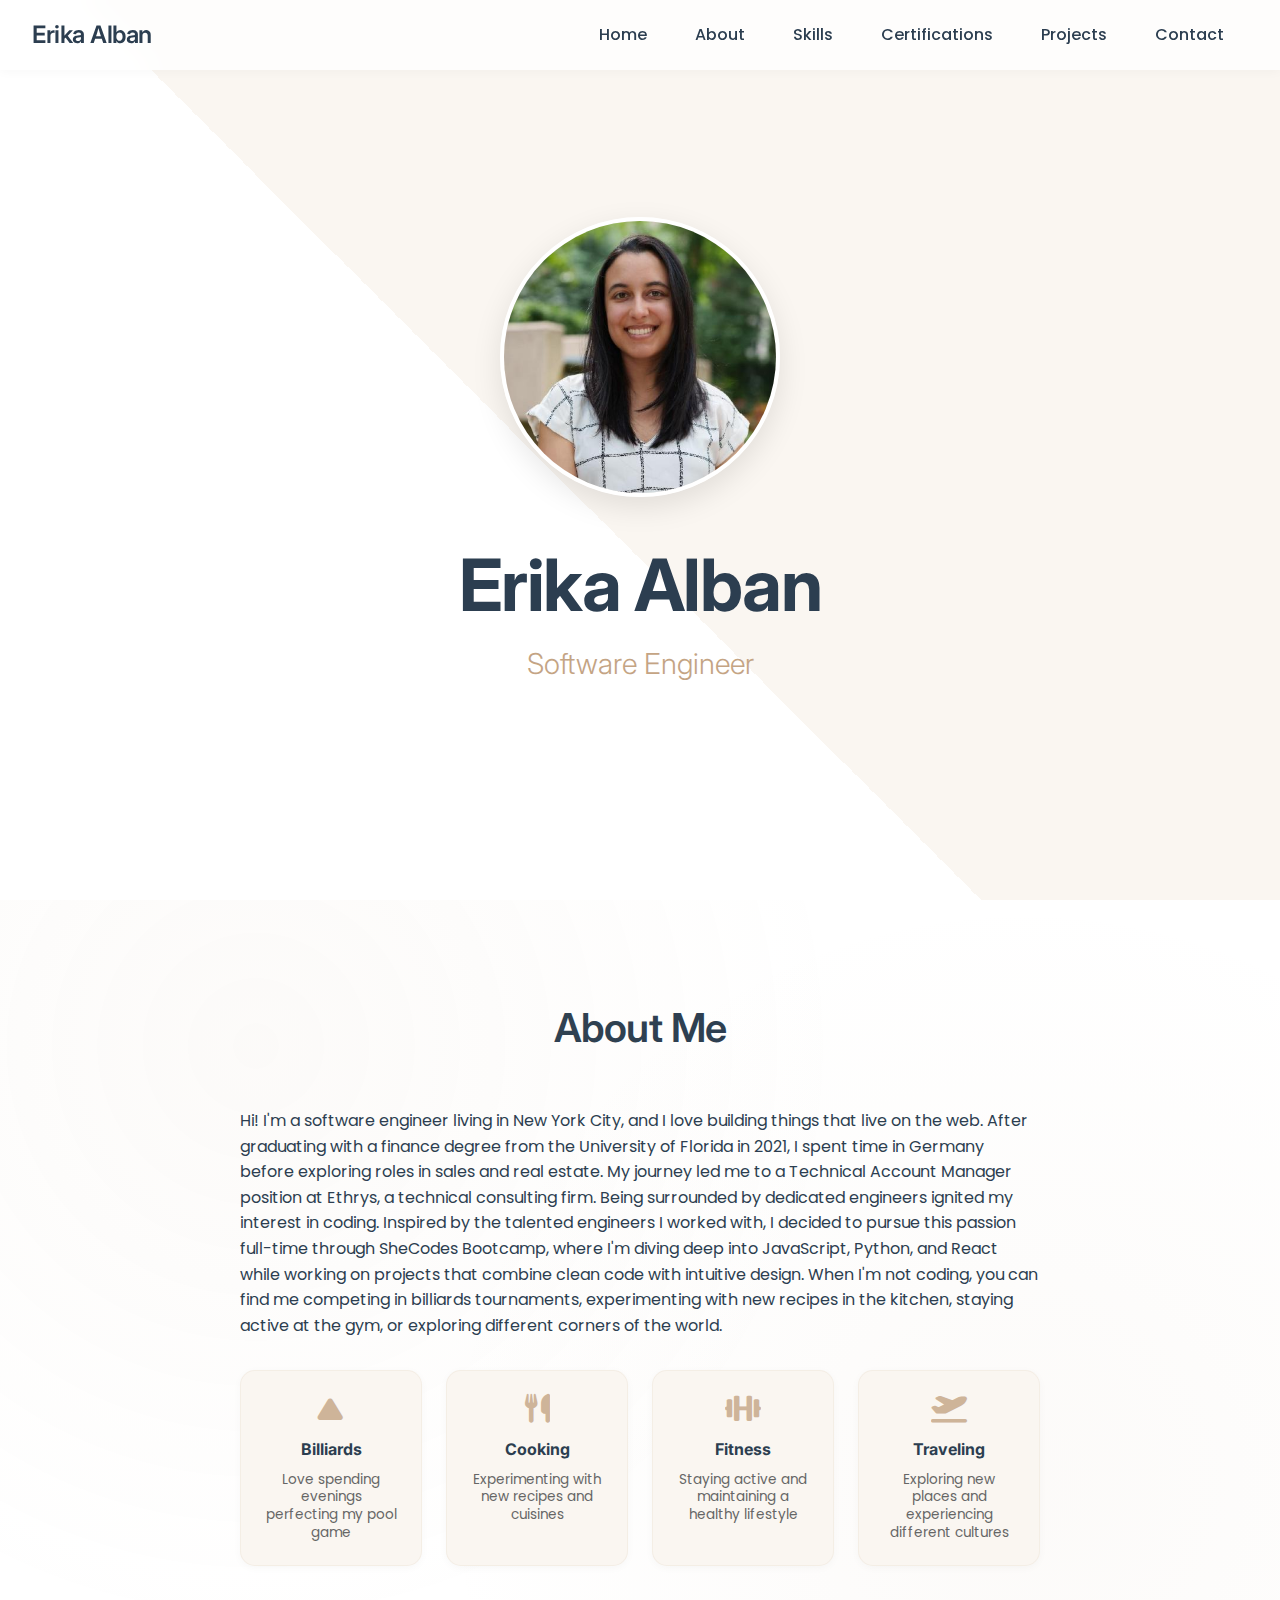
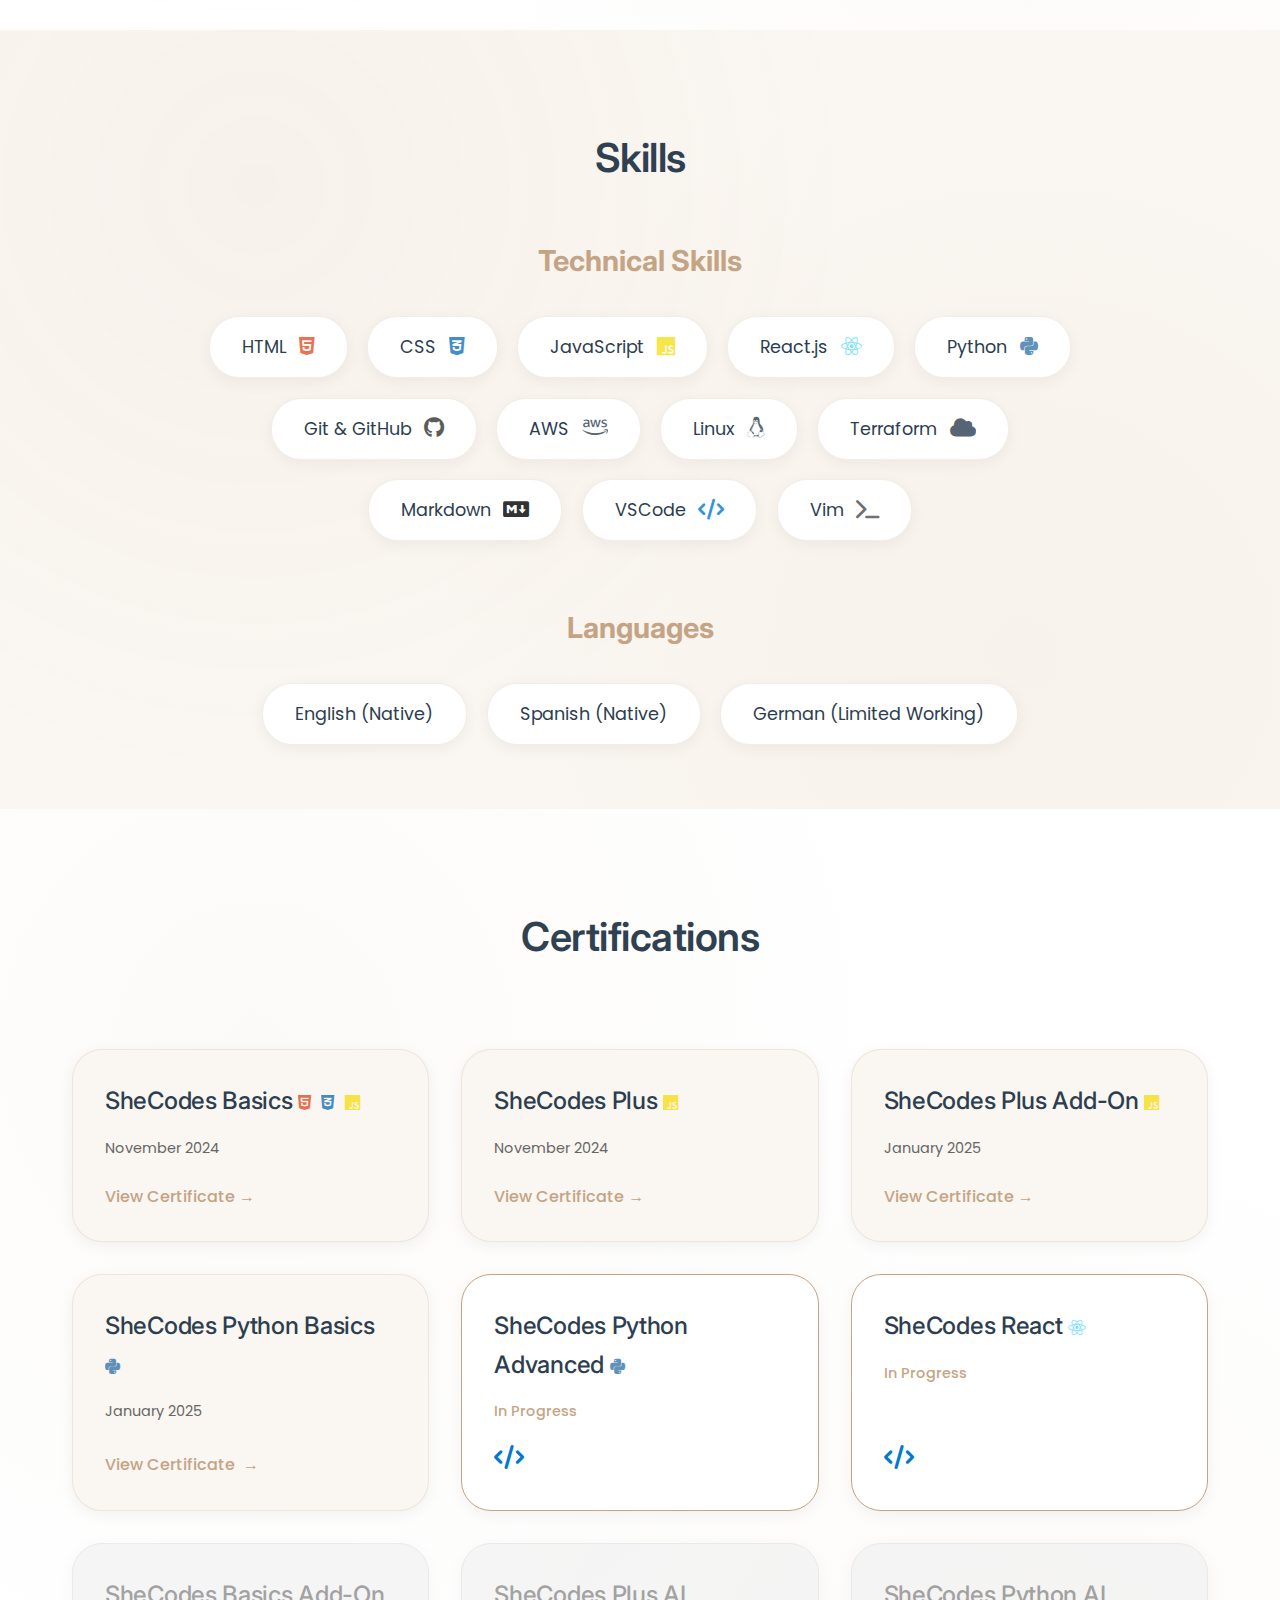
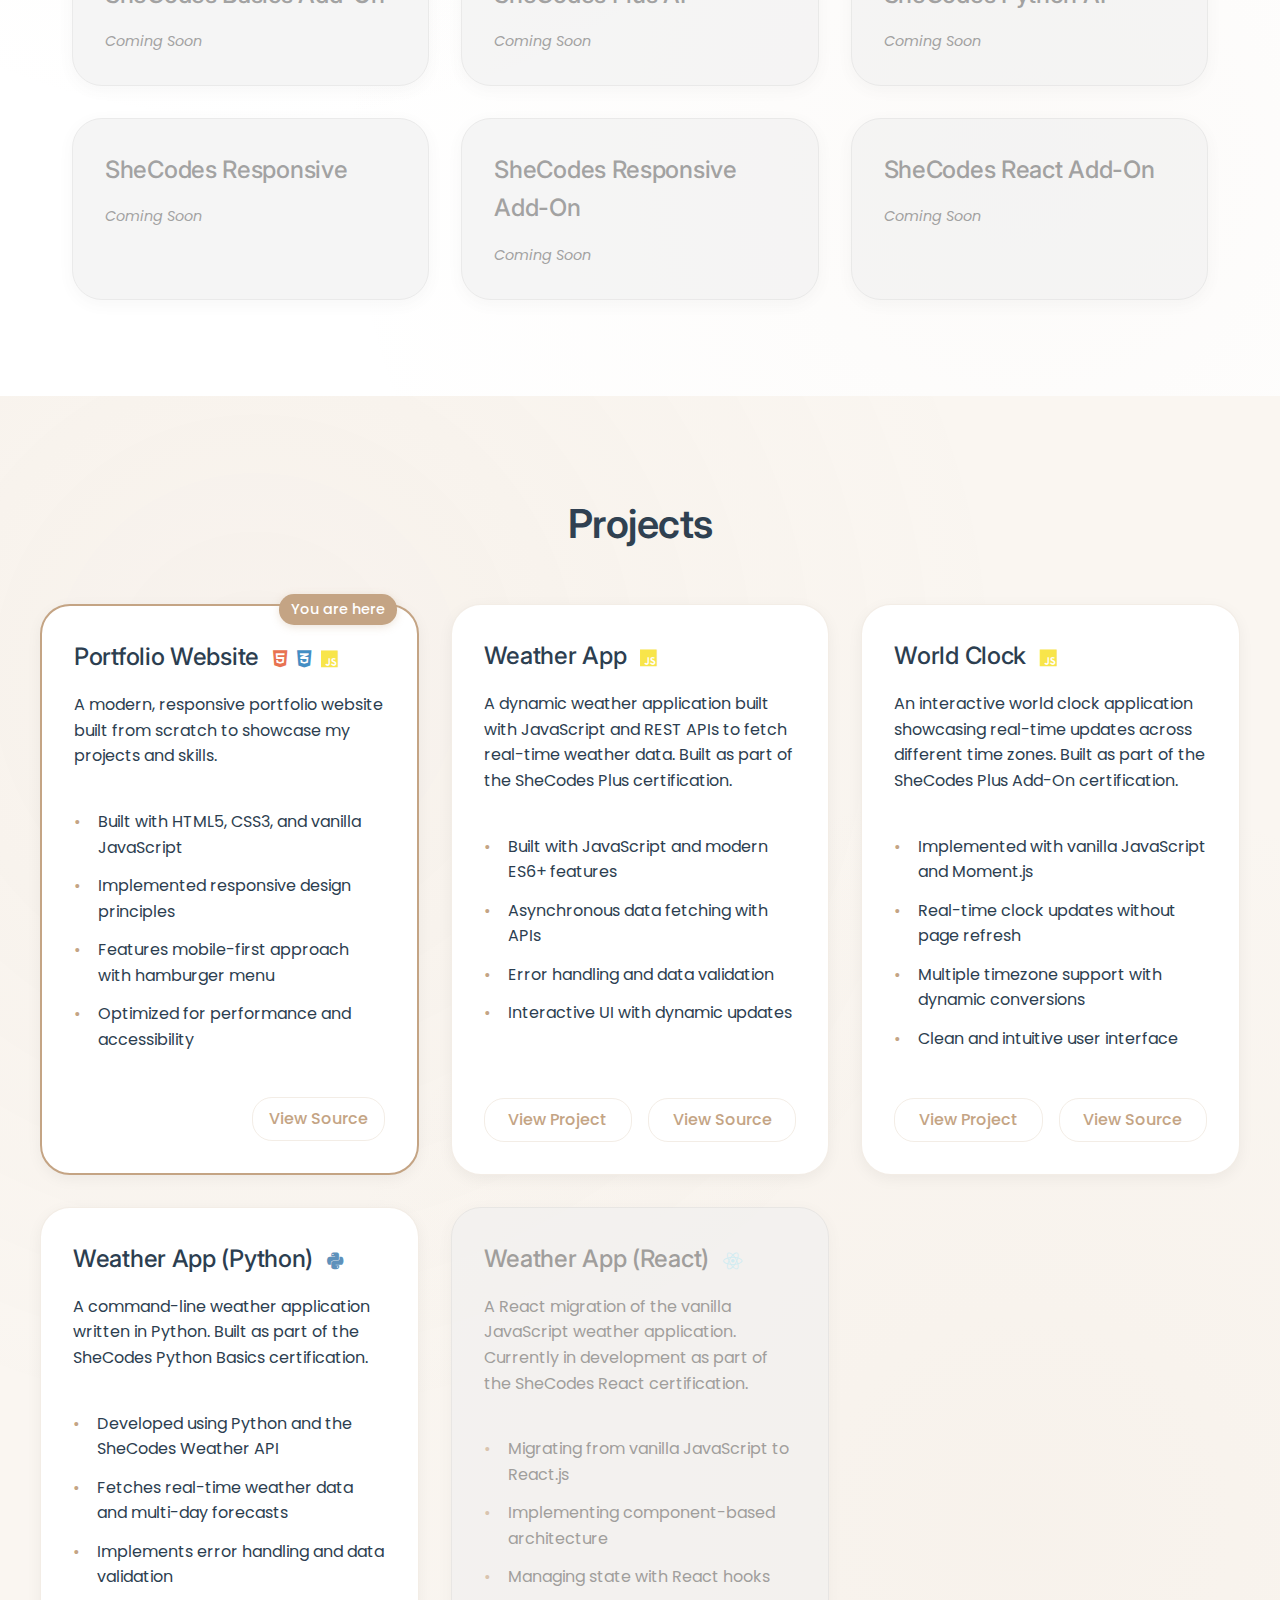
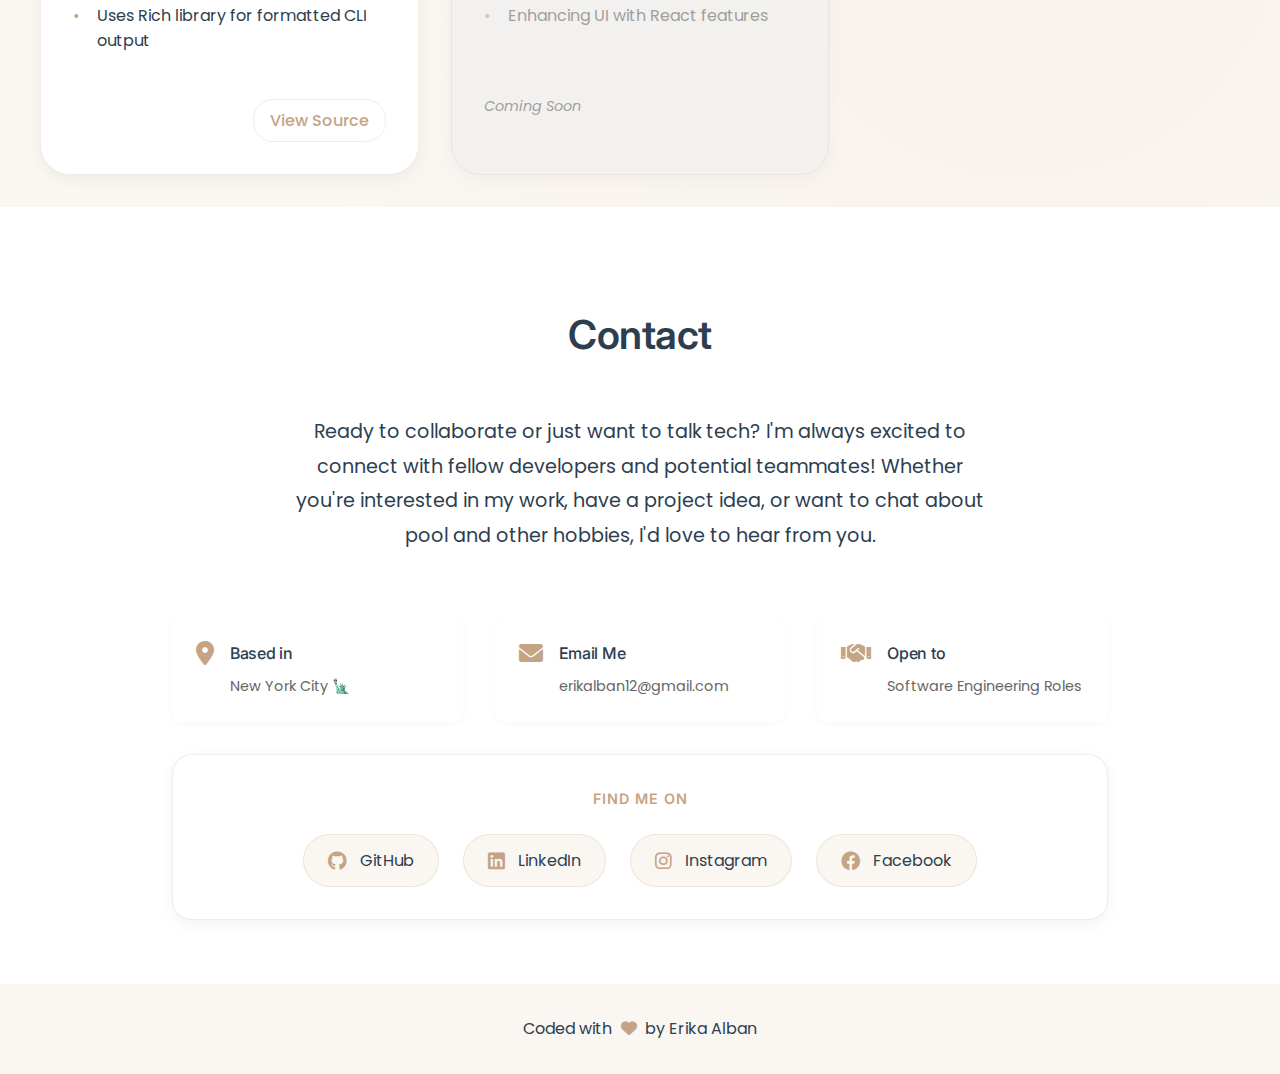
<file: index.html>
<!DOCTYPE html>
<html lang="en">
<head>
    <meta charset="UTF-8">
    <meta name="viewport" content="width=device-width, initial-scale=1.0">
    <title>Erika Alban | Software Engineer</title>
    <link rel="stylesheet" href="styles.css">
    <link rel="stylesheet" href="https://cdnjs.cloudflare.com/ajax/libs/font-awesome/6.0.0/css/all.min.css">
    <script src="script.js" defer></script>
</head>
<body>
    <header>
        <nav>
            <div class="site-title">
                <a href="#home">Erika Alban</a>
            </div>
            <div class="hamburger">
                <span></span>
                <span></span>
                <span></span>
            </div>
            <ul class="nav-links">
                <li><a href="#home">Home</a></li>
                <li><a href="#about">About</a></li>
                <li><a href="#skills">Skills</a></li>
                <li><a href="#certifications">Certifications</a></li>
                <li><a href="#projects">Projects</a></li>
                <li><a href="#contact">Contact</a></li>
            </ul>
        </nav>
    </header>

    <main>
        <section id="home" class="hero">
            <div class="hero-content">
                <div class="profile-image">
                    <img src="profile.jpg" alt="Erika Alban" />
                </div>
                <h1>Erika Alban</h1>
                <h2>Software Engineer</h2>
            </div>
        </section>

        <section id="about">
            <h2>About Me</h2>
            <div class="about-content">
                <p>Hi! I'm a software engineer living in New York City, and I love building things that live on the web. After graduating with a finance degree from the University of Florida in 2021, I spent time in Germany before exploring roles in sales and real estate. My journey led me to a Technical Account Manager position at Ethrys, a technical consulting firm. Being surrounded by dedicated engineers ignited my interest in coding. Inspired by the talented engineers I worked with, I decided to pursue this passion full-time through SheCodes Bootcamp, where I'm diving deep into JavaScript, Python, and React while working on projects that combine clean code with intuitive design. When I'm not coding, you can find me competing in billiards tournaments, experimenting with new recipes in the kitchen, staying active at the gym, or exploring different corners of the world.</p>

                <div class="hobbies-container">
                    <div class="hobby-card">
                        <i class="fas fa-play fa-rotate-270"></i>
                        <h3>Billiards</h3>
                        <p>Love spending evenings perfecting my pool game</p>
                    </div>

                    <div class="hobby-card">
                        <i class="fas fa-utensils"></i>
                        <h3>Cooking</h3>
                        <p>Experimenting with new recipes and cuisines</p>
                    </div>

                    <div class="hobby-card">
                        <i class="fas fa-dumbbell"></i>
                        <h3>Fitness</h3>
                        <p>Staying active and maintaining a healthy lifestyle</p>
                    </div>

                    <div class="hobby-card">
                        <i class="fas fa-plane-departure"></i>
                        <h3>Traveling</h3>
                        <p>Exploring new places and experiencing different cultures</p>
                    </div>
                </div>
            </div>
        </section>

        <section id="skills">
            <h2>Skills</h2>
            <div class="skills-content">
                <div class="skills-group">
                    <h3>Technical Skills</h3>
                    <ul>
                        <li>HTML <i class="fab fa-html5 tech-icon" title="HTML5"></i></li>
                        <li>CSS <i class="fab fa-css3-alt tech-icon" title="CSS3"></i></li>
                        <li>JavaScript <i class="fab fa-js tech-icon" title="JavaScript"></i></li>
                        <li>React.js <i class="fab fa-react tech-icon" title="React"></i></li>
                        <li>Python <i class="fab fa-python tech-icon" title="Python"></i></li>
                        <li>Git & GitHub <i class="fab fa-github tech-icon" title="Git & GitHub"></i></li>
                        <li>AWS <i class="fab fa-aws tech-icon" title="AWS"></i></li>
                        <li>Linux <i class="fab fa-linux tech-icon" title="Linux"></i></li>
                        <li>Terraform <i class="fas fa-cloud tech-icon" title="Terraform"></i></li>
                        <li>Markdown <i class="fab fa-markdown tech-icon" title="Markdown"></i></li>
                        <li>VSCode <i class="fas fa-code tech-icon" title="VSCode"></i></li>
                        <li>Vim <i class="fas fa-terminal tech-icon" title="Vim"></i></li>
                    </ul>
                </div>

                <div class="skills-group">
                    <h3>Languages</h3>
                    <ul class="languages">
                        <li>English (Native)</li>
                        <li>Spanish (Native)</li>
                        <li>German (Limited Working)</li>
                    </ul>
                </div>
            </div>
        </section>

        <section id="certifications">
            <h2>Certifications</h2>
            <div class="certifications-content">
                <!-- Completed Certifications -->
                <div class="cert-card">
                    <h3>SheCodes Basics <i class="fab fa-html5 tech-icon" title="HTML5"></i> <i class="fab fa-css3-alt tech-icon" title="CSS3"></i> <i class="fab fa-js tech-icon" title="JavaScript"></i></h3>
                    <p class="cert-date">November 2024</p>
                    <a href="https://www.shecodes.io/certificates/af1a15be36e8b0babe6662685a542361" class="cert-link" target="_blank">View Certificate →</a>
                </div>

                <div class="cert-card">
                    <h3>SheCodes Plus <i class="fab fa-js tech-icon" title="JavaScript"></i></h3>
                    <p class="cert-date">November 2024</p>
                    <a href="https://www.shecodes.io/certificates/b768db53b3e38b492d8b0da354844121" class="cert-link" target="_blank">View Certificate →</a>
                </div>

                <div class="cert-card">
                    <h3>SheCodes Plus Add-On <i class="fab fa-js tech-icon" title="JavaScript"></i></h3>
                    <p class="cert-date">January 2025</p>
                    <a href="https://www.shecodes.io/certificates/3869f08bbf7cf209b9f7329a493f1dc3" class="cert-link" target="_blank">View Certificate →</a>
                </div>

                <div class="cert-card">
                    <h3>SheCodes Python Basics <i class="fab fa-python tech-icon" title="Python"></i></h3>
                    <p class="cert-date">January 2025</p>
                    <a href="https://www.shecodes.io/certificates/f49e1b0c714f2a3f7ef53de1760c7c5a" class="cert-link" target="_blank">View Certificate <span class="arrow">→</span></a>
                </div>

                <!-- In Progress Certifications -->
                <div class="cert-card in-progress">
                    <h3>SheCodes Python Advanced <i class="fab fa-python tech-icon" title="Python"></i></h3>
                    <p class="cert-status">In Progress</p>
                    <span class="progress-indicator">
                        <i class="fas fa-code"></i>
                    </span>
                </div>

                <div class="cert-card in-progress">
                    <h3>SheCodes React <i class="fab fa-react tech-icon" title="React"></i></h3>
                    <p class="cert-status">In Progress</p>
                    <span class="progress-indicator">
                        <i class="fas fa-code"></i>
                    </span>
                </div>

                <!-- Upcoming Certifications -->
                <div class="cert-card upcoming">
                    <h3>SheCodes Basics Add-On</h3>
                    <p class="cert-status">Coming Soon</p>
                </div>

                <div class="cert-card upcoming">
                    <h3>SheCodes Plus AI</h3>
                    <p class="cert-status">Coming Soon</p>
                </div>

                <div class="cert-card upcoming">
                    <h3>SheCodes Python AI</h3>
                    <p class="cert-status">Coming Soon</p>
                </div>

                <div class="cert-card upcoming">
                    <h3>SheCodes Responsive</h3>
                    <p class="cert-status">Coming Soon</p>
                </div>

                <div class="cert-card upcoming">
                    <h3>SheCodes Responsive Add-On</h3>
                    <p class="cert-status">Coming Soon</p>
                </div>

                <div class="cert-card upcoming">
                    <h3>SheCodes React Add-On</h3>
                    <p class="cert-status">Coming Soon</p>
                </div>
            </div>
        </section>

        <section id="projects">
            <h2>Projects</h2>
            <div class="projects-grid">
                <div class="project-card current-site">
                    <div class="current-badge">You are here</div>
                    <h3>Portfolio Website <i class="fab fa-html5 tech-icon" title="HTML5"></i> <i class="fab fa-css3-alt tech-icon" title="CSS3"></i> <i class="fab fa-js tech-icon" title="JavaScript"></i></h3>
                    <p>A modern, responsive portfolio website built from scratch to showcase my projects and skills.</p>
                    <ul>
                        <li>Built with HTML5, CSS3, and vanilla JavaScript</li>
                        <li>Implemented responsive design principles</li>
                        <li>Features mobile-first approach with hamburger menu</li>
                        <li>Optimized for performance and accessibility</li>
                    </ul>
                    <div class="project-links single-link">
                        <a href="https://github.com/erikaalban/erikaalban.github.io" class="project-link" target="_blank">View Source</a>
                    </div>
                </div>

                <div class="project-card">
                    <h3>Weather App <i class="fab fa-js tech-icon" title="JavaScript"></i></h3>
                    <p>A dynamic weather application built with JavaScript and REST APIs to fetch real-time weather data. Built as part of the SheCodes Plus certification.</p>
                    <ul>
                        <li>Built with JavaScript and modern ES6+ features</li>
                        <li>Asynchronous data fetching with APIs</li>
                        <li>Error handling and data validation</li>
                        <li>Interactive UI with dynamic updates</li>
                    </ul>
                    <div class="project-links">
                        <a href="https://www.shecodes.io/cohorts/2318/projects/2511851" class="project-link" target="_blank">View Project</a>
                        <a href="https://github.com/erikaalban/weather-app" class="project-link" target="_blank">View Source</a>
                    </div>
                </div>

                <div class="project-card">
                    <h3>World Clock <i class="fab fa-js tech-icon" title="JavaScript"></i></h3>
                    <p>An interactive world clock application showcasing real-time updates across different time zones. Built as part of the SheCodes Plus Add-On certification.</p>
                    <ul>
                        <li>Implemented with vanilla JavaScript and Moment.js</li>
                        <li>Real-time clock updates without page refresh</li>
                        <li>Multiple timezone support with dynamic conversions</li>
                        <li>Clean and intuitive user interface</li>
                    </ul>
                    <div class="project-links">
                        <a href="https://www.shecodes.io/cohorts/2331/projects/2521394" class="project-link" target="_blank">View Project</a>
                        <a href="https://github.com/erikaalban/world-clock" class="project-link" target="_blank">View Source</a>
                    </div>
                </div>

                <div class="project-card">
                    <h3>Weather App (Python) <i class="fab fa-python tech-icon" title="Python"></i></h3>
                    <p>A command-line weather application written in Python. Built as part of the SheCodes Python Basics certification.</p>
                    <ul>
                        <li>Developed using Python and the SheCodes Weather API</li>
                        <li>Fetches real-time weather data and multi-day forecasts</li>
                        <li>Implements error handling and data validation</li>
                        <li>Uses Rich library for formatted CLI output</li>
                    </ul>
                    <div class="project-links single-link">
                        <a href="https://github.com/erikaalban/weather-app-python" class="project-link" target="_blank">View Source</a>
                    </div>
                </div>

                <div class="project-card upcoming">
                    <h3>Weather App (React) <i class="fab fa-react tech-icon" title="React"></i></h3>
                    <p>A React migration of the vanilla JavaScript weather application. Currently in development as part of the SheCodes React certification.</p>
                    <ul>
                        <li>Migrating from vanilla JavaScript to React.js</li>
                        <li>Implementing component-based architecture</li>
                        <li>Managing state with React hooks</li>
                        <li>Enhancing UI with React features</li>
                    </ul>
                    <div class="project-links">
                        <p class="coming-soon">Coming Soon</p>
                    </div>
                </div>
            </div>
        </section>

        <section id="contact">
            <h2>Contact</h2>
            <div class="contact-content">
                <div class="contact-text">
                    <p class="contact-intro">Ready to collaborate or just want to talk tech? I'm always excited to connect with fellow developers and potential teammates! Whether you're interested in my work, have a project idea, or want to chat about pool and other hobbies, I'd love to hear from you.</p>
                </div>

                <div class="contact-info">
                    <div class="contact-grid">
                        <div class="contact-item">
                            <i class="fas fa-map-marker-alt"></i>
                            <div class="contact-details">
                                <h3>Based in</h3>
                                <p>New York City 🗽</p>
                            </div>
                        </div>
                        <div class="contact-item">
                            <i class="fas fa-envelope"></i>
                            <div class="contact-details">
                                <h3>Email Me</h3>
                                <p><a href="mailto:erikalban12@gmail.com">erikalban12@gmail.com</a></p>
                            </div>
                        </div>
                        <div class="contact-item">
                            <i class="fas fa-handshake"></i>
                            <div class="contact-details">
                                <h3>Open to</h3>
                                <p>Software Engineering Roles</p>
                            </div>
                        </div>
                    </div>
                    
                    <div class="contact-social">
                        <h3>Find me on</h3>
                        <div class="social-buttons">
                            <a href="https://github.com/erikaalban" target="_blank" class="social-button">
                                <i class="fab fa-github"></i>
                                <span>GitHub</span>
                            </a>
                            <a href="https://linkedin.com/in/erikaalban" target="_blank" class="social-button">
                                <i class="fab fa-linkedin"></i>
                                <span>LinkedIn</span>
                            </a>
                            <a href="https://instagram.com/dbma.2024" target="_blank" class="social-button">
                                <i class="fab fa-instagram"></i>
                                <span>Instagram</span>
                            </a>
                            <a href="https://www.facebook.com/erika.alban.56884" target="_blank" class="social-button">
                                <i class="fab fa-facebook"></i>
                                <span>Facebook</span>
                            </a>
                        </div>
                    </div>
                </div>
            </div>
        </section>
    </main>

    <footer>
        <p>Coded with <i class="fas fa-heart"></i> by Erika Alban</p>
    </footer>
</body>
</html>
</file>
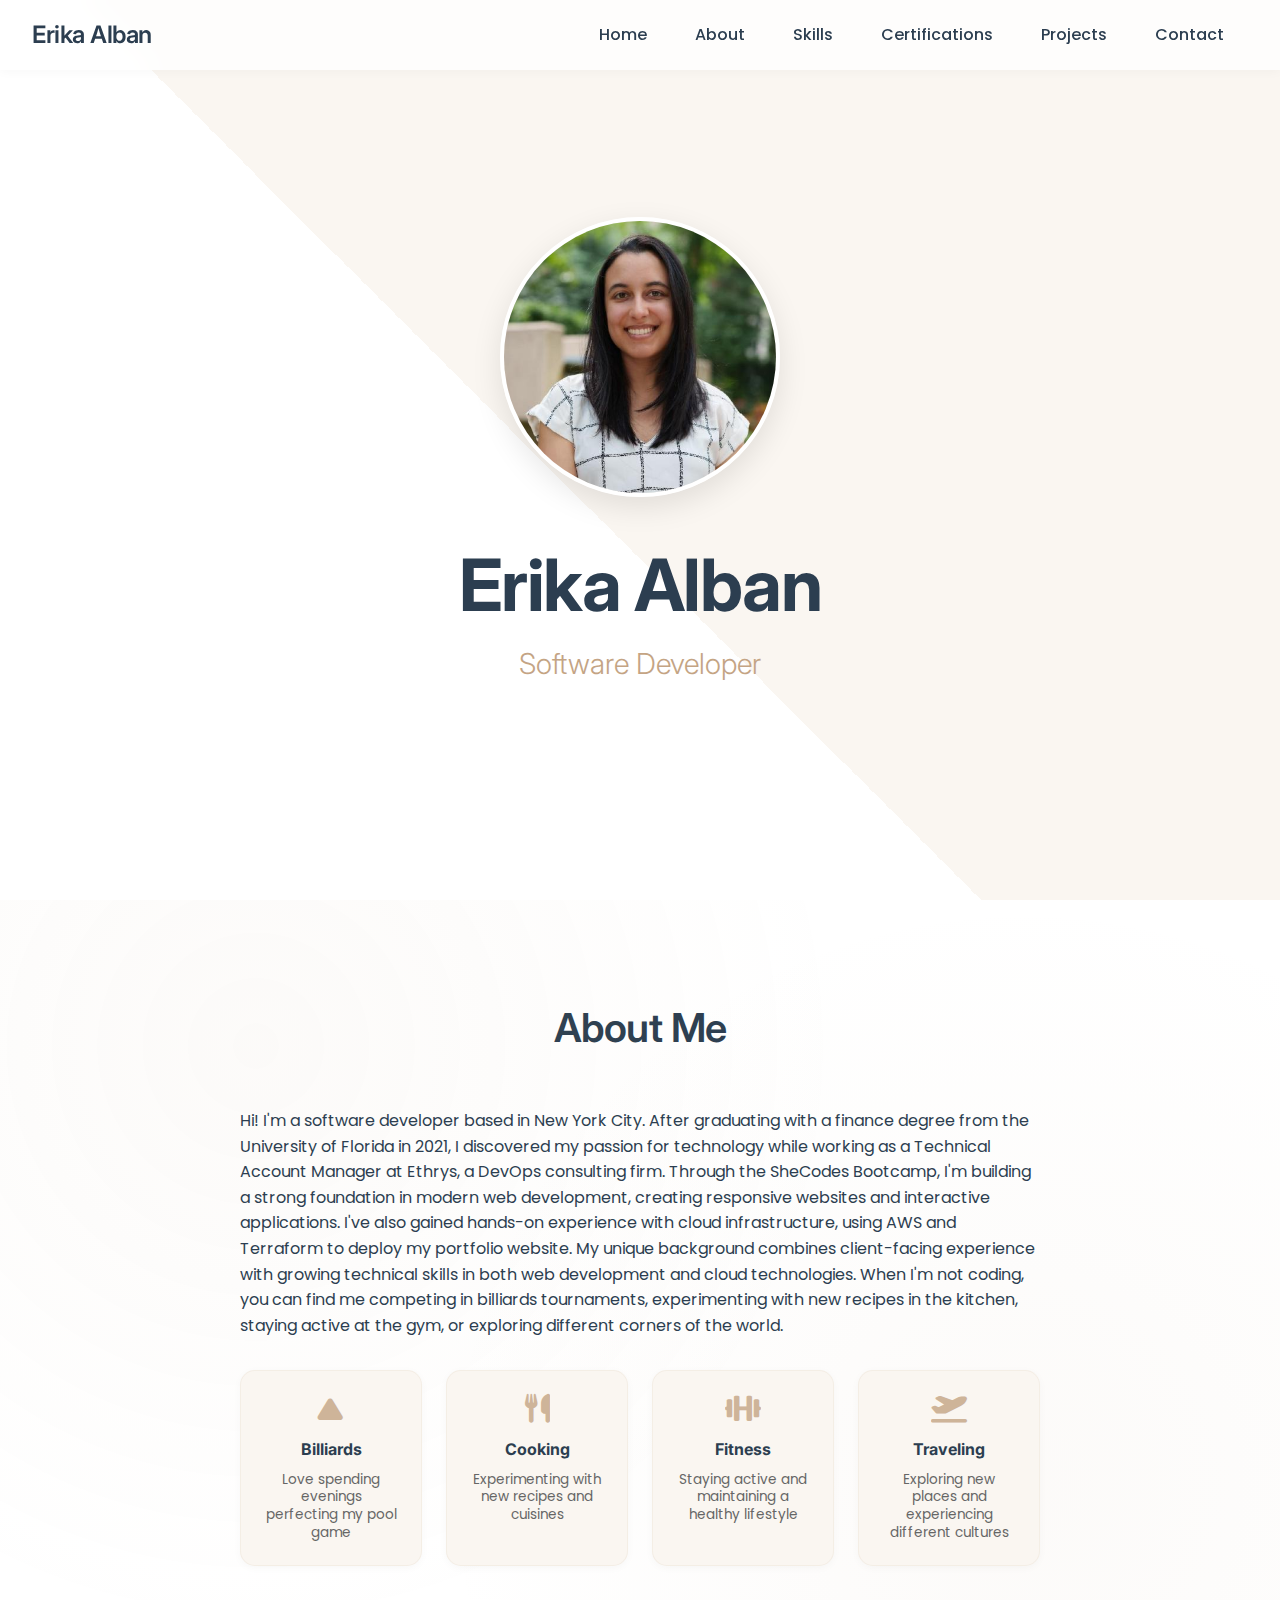
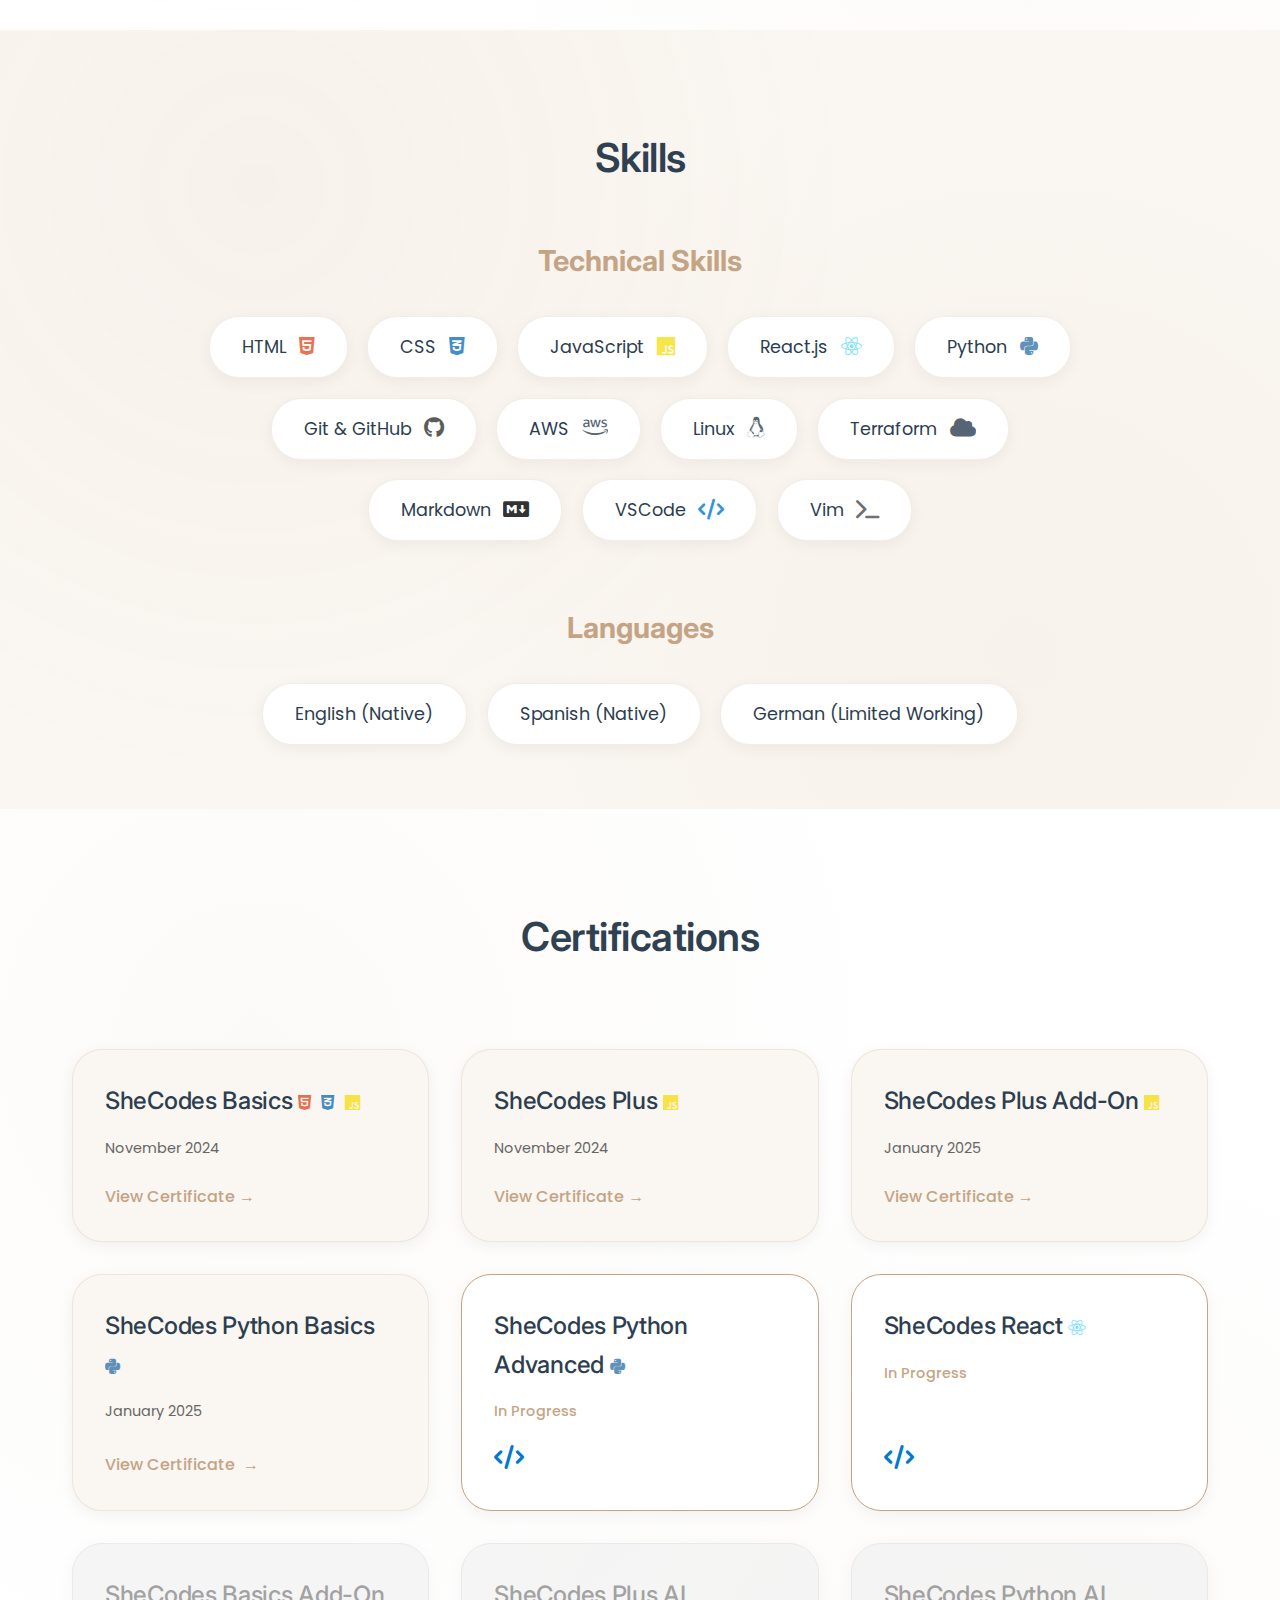
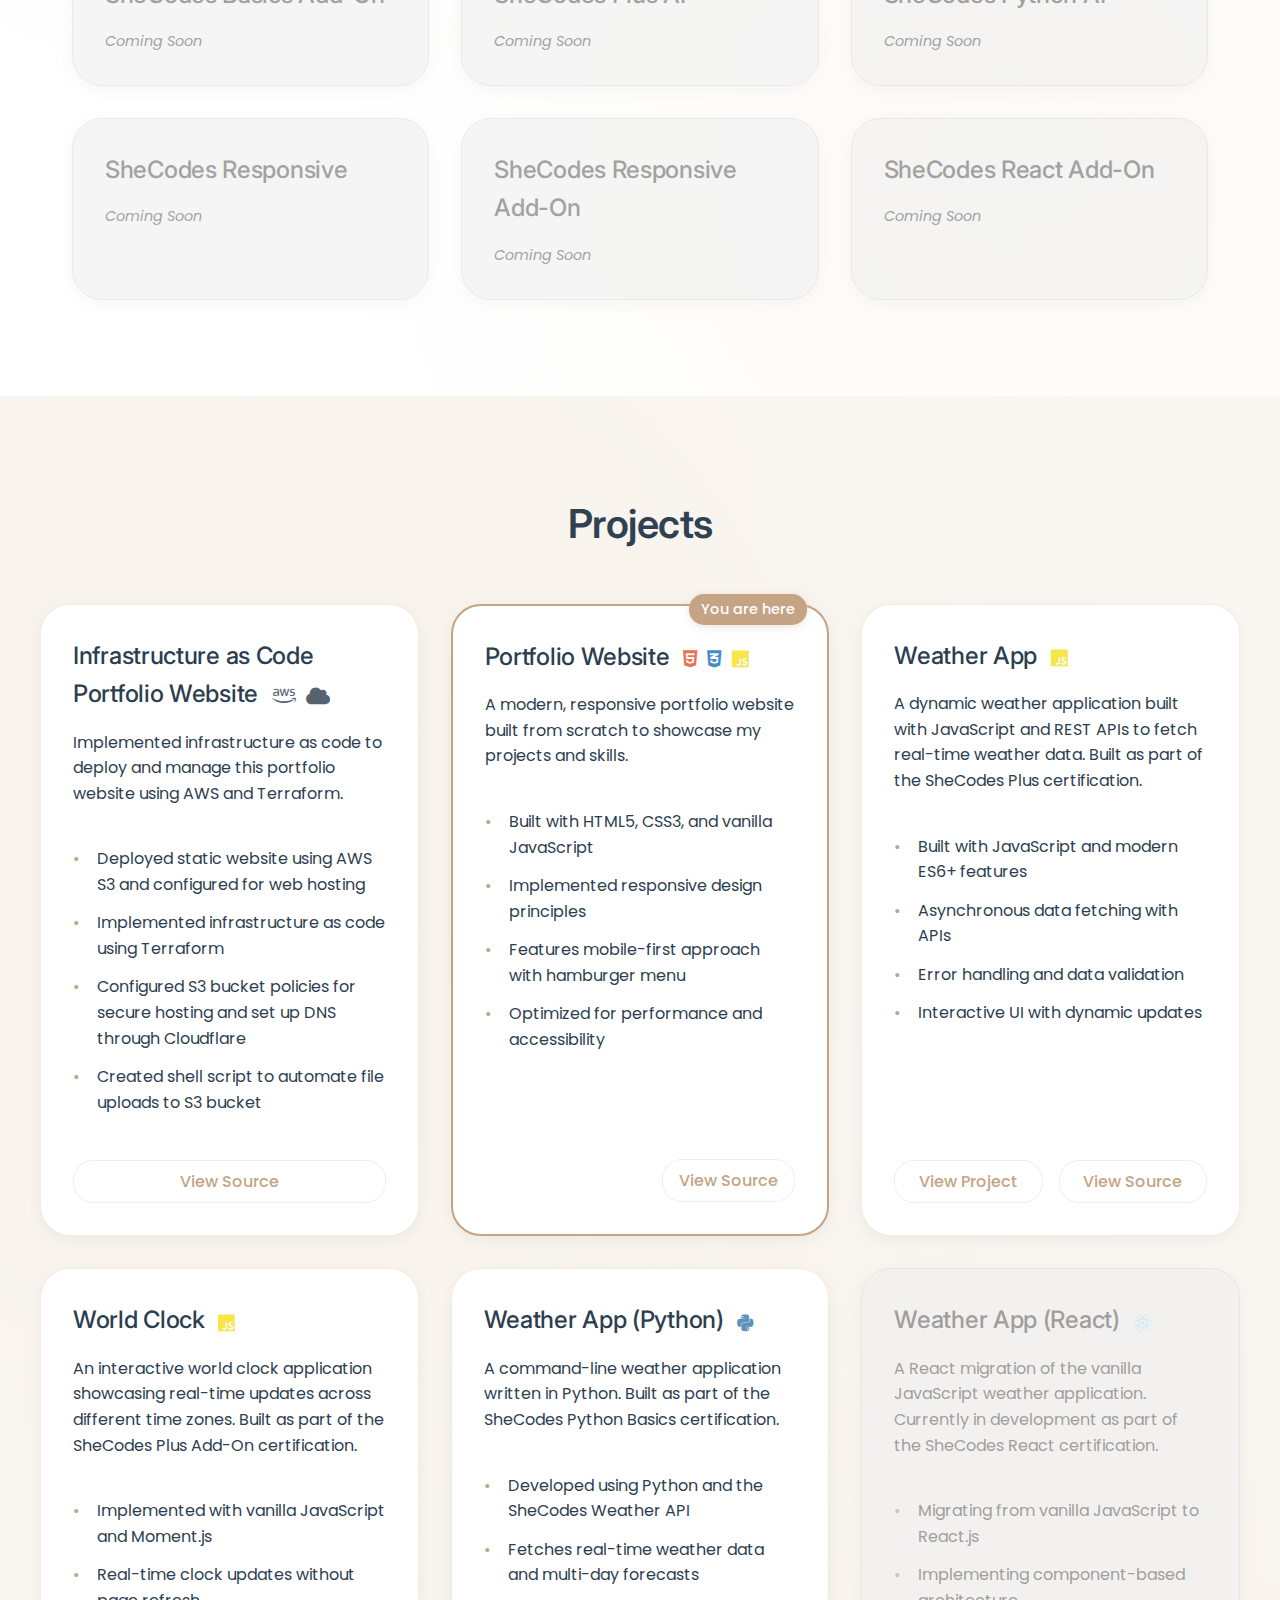
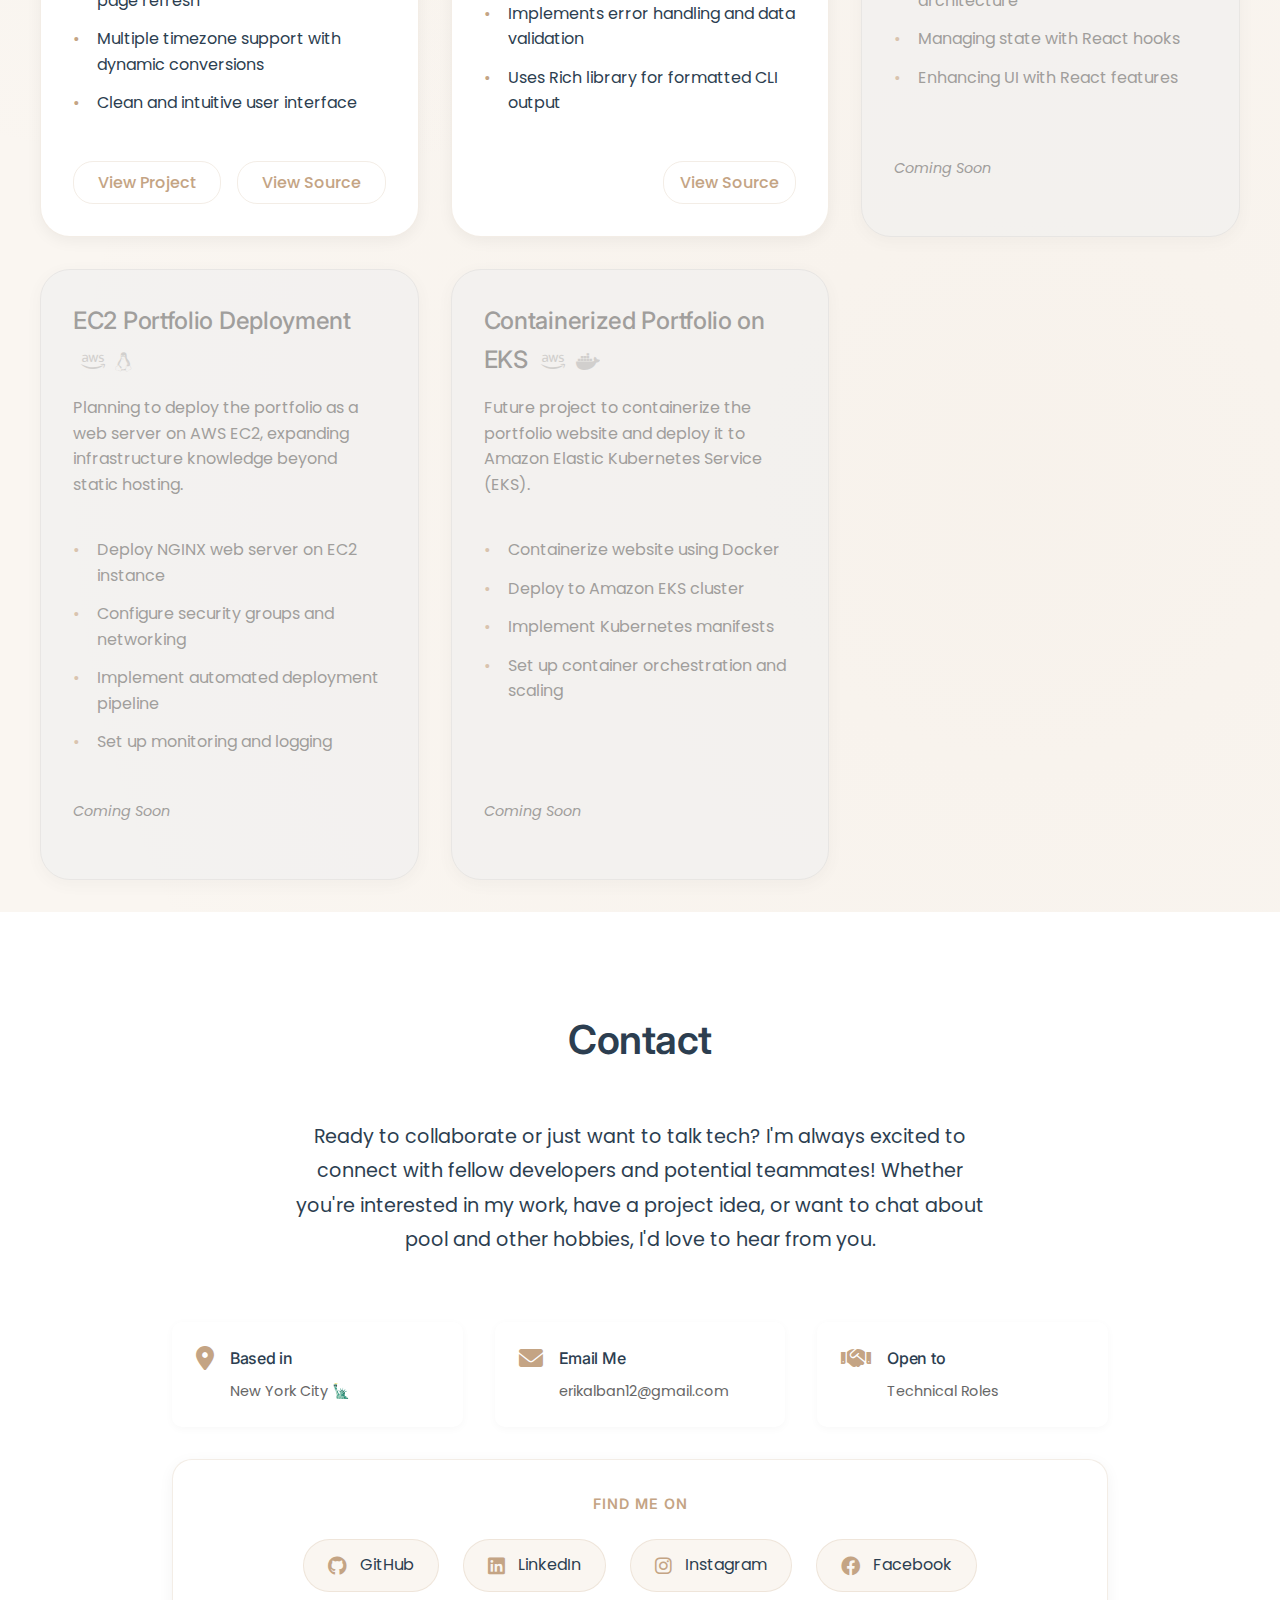
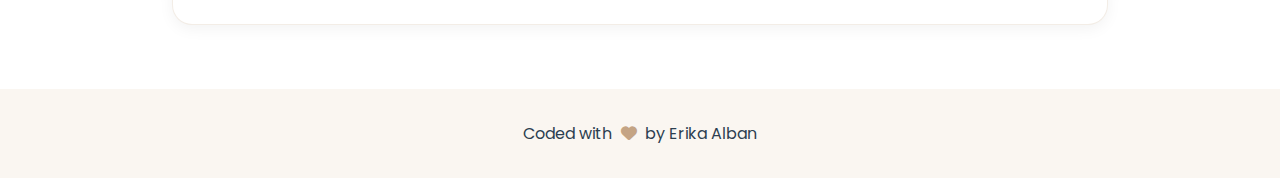
<file: assets/index.html>
<!DOCTYPE html>
<html lang="en">
<head>
    <meta charset="UTF-8">
    <meta name="viewport" content="width=device-width, initial-scale=1.0">
    <title>Erika Alban | Software Developer</title>
    <link rel="stylesheet" href="styles.css">
    <link rel="stylesheet" href="https://cdnjs.cloudflare.com/ajax/libs/font-awesome/6.0.0/css/all.min.css">
    <script src="script.js" defer></script>
</head>
<body>
    <header>
        <nav>
            <div class="site-title">
                <a href="#home">Erika Alban</a>
            </div>
            <div class="hamburger">
                <span></span>
                <span></span>
                <span></span>
            </div>
            <ul class="nav-links">
                <li><a href="#home">Home</a></li>
                <li><a href="#about">About</a></li>
                <li><a href="#skills">Skills</a></li>
                <li><a href="#certifications">Certifications</a></li>
                <li><a href="#projects">Projects</a></li>
                <li><a href="#contact">Contact</a></li>
            </ul>
        </nav>
    </header>

    <main>
        <section id="home" class="hero">
            <div class="hero-content">
                <div class="profile-image">
                    <img src="profile.jpg" alt="Erika Alban" />
                </div>
                <h1>Erika Alban</h1>
                <h2>Software Developer</h2>
            </div>
        </section>

        <section id="about">
            <h2>About Me</h2>
            <div class="about-content">
                <p>Hi! I'm a software developer based in New York City. After graduating with a finance degree from the University of Florida in 2021, I discovered my passion for technology while working as a Technical Account Manager at Ethrys, a DevOps consulting firm. Through the SheCodes Bootcamp, I'm building a strong foundation in modern web development, creating responsive websites and interactive applications. I've also gained hands-on experience with cloud infrastructure, using AWS and Terraform to deploy my portfolio website. My unique background combines client-facing experience with growing technical skills in both web development and cloud technologies. When I'm not coding, you can find me competing in billiards tournaments, experimenting with new recipes in the kitchen, staying active at the gym, or exploring different corners of the world.</p>

                <div class="hobbies-container">
                    <div class="hobby-card">
                        <i class="fas fa-play fa-rotate-270"></i>
                        <h3>Billiards</h3>
                        <p>Love spending evenings perfecting my pool game</p>
                    </div>

                    <div class="hobby-card">
                        <i class="fas fa-utensils"></i>
                        <h3>Cooking</h3>
                        <p>Experimenting with new recipes and cuisines</p>
                    </div>

                    <div class="hobby-card">
                        <i class="fas fa-dumbbell"></i>
                        <h3>Fitness</h3>
                        <p>Staying active and maintaining a healthy lifestyle</p>
                    </div>

                    <div class="hobby-card">
                        <i class="fas fa-plane-departure"></i>
                        <h3>Traveling</h3>
                        <p>Exploring new places and experiencing different cultures</p>
                    </div>
                </div>
            </div>
        </section>

        <section id="skills">
            <h2>Skills</h2>
            <div class="skills-content">
                <div class="skills-group">
                    <h3>Technical Skills</h3>
                    <ul>
                        <li>HTML <i class="fab fa-html5 tech-icon" title="HTML5"></i></li>
                        <li>CSS <i class="fab fa-css3-alt tech-icon" title="CSS3"></i></li>
                        <li>JavaScript <i class="fab fa-js tech-icon" title="JavaScript"></i></li>
                        <li>React.js <i class="fab fa-react tech-icon" title="React"></i></li>
                        <li>Python <i class="fab fa-python tech-icon" title="Python"></i></li>
                        <li>Git & GitHub <i class="fab fa-github tech-icon" title="Git & GitHub"></i></li>
                        <li>AWS <i class="fab fa-aws tech-icon" title="AWS"></i></li>
                        <li>Linux <i class="fab fa-linux tech-icon" title="Linux"></i></li>
                        <li>Terraform <i class="fas fa-cloud tech-icon" title="Terraform"></i></li>
                        <li>Markdown <i class="fab fa-markdown tech-icon" title="Markdown"></i></li>
                        <li>VSCode <i class="fas fa-code tech-icon" title="VSCode"></i></li>
                        <li>Vim <i class="fas fa-terminal tech-icon" title="Vim"></i></li>
                    </ul>
                </div>

                <div class="skills-group">
                    <h3>Languages</h3>
                    <ul class="languages">
                        <li>English (Native)</li>
                        <li>Spanish (Native)</li>
                        <li>German (Limited Working)</li>
                    </ul>
                </div>
            </div>
        </section>

        <section id="certifications">
            <h2>Certifications</h2>
            <div class="certifications-content">
                <!-- Completed Certifications -->
                <div class="cert-card">
                    <h3>SheCodes Basics <i class="fab fa-html5 tech-icon" title="HTML5"></i> <i class="fab fa-css3-alt tech-icon" title="CSS3"></i> <i class="fab fa-js tech-icon" title="JavaScript"></i></h3>
                    <p class="cert-date">November 2024</p>
                    <a href="https://www.shecodes.io/certificates/af1a15be36e8b0babe6662685a542361" class="cert-link" target="_blank">View Certificate →</a>
                </div>

                <div class="cert-card">
                    <h3>SheCodes Plus <i class="fab fa-js tech-icon" title="JavaScript"></i></h3>
                    <p class="cert-date">November 2024</p>
                    <a href="https://www.shecodes.io/certificates/b768db53b3e38b492d8b0da354844121" class="cert-link" target="_blank">View Certificate →</a>
                </div>

                <div class="cert-card">
                    <h3>SheCodes Plus Add-On <i class="fab fa-js tech-icon" title="JavaScript"></i></h3>
                    <p class="cert-date">January 2025</p>
                    <a href="https://www.shecodes.io/certificates/3869f08bbf7cf209b9f7329a493f1dc3" class="cert-link" target="_blank">View Certificate →</a>
                </div>

                <div class="cert-card">
                    <h3>SheCodes Python Basics <i class="fab fa-python tech-icon" title="Python"></i></h3>
                    <p class="cert-date">January 2025</p>
                    <a href="https://www.shecodes.io/certificates/f49e1b0c714f2a3f7ef53de1760c7c5a" class="cert-link" target="_blank">View Certificate <span class="arrow">→</span></a>
                </div>

                <!-- In Progress Certifications -->
                <div class="cert-card in-progress">
                    <h3>SheCodes Python Advanced <i class="fab fa-python tech-icon" title="Python"></i></h3>
                    <p class="cert-status">In Progress</p>
                    <span class="progress-indicator">
                        <i class="fas fa-code"></i>
                    </span>
                </div>

                <div class="cert-card in-progress">
                    <h3>SheCodes React <i class="fab fa-react tech-icon" title="React"></i></h3>
                    <p class="cert-status">In Progress</p>
                    <span class="progress-indicator">
                        <i class="fas fa-code"></i>
                    </span>
                </div>

                <!-- Upcoming Certifications -->
                <div class="cert-card upcoming">
                    <h3>SheCodes Basics Add-On</h3>
                    <p class="cert-status">Coming Soon</p>
                </div>

                <div class="cert-card upcoming">
                    <h3>SheCodes Plus AI</h3>
                    <p class="cert-status">Coming Soon</p>
                </div>

                <div class="cert-card upcoming">
                    <h3>SheCodes Python AI</h3>
                    <p class="cert-status">Coming Soon</p>
                </div>

                <div class="cert-card upcoming">
                    <h3>SheCodes Responsive</h3>
                    <p class="cert-status">Coming Soon</p>
                </div>

                <div class="cert-card upcoming">
                    <h3>SheCodes Responsive Add-On</h3>
                    <p class="cert-status">Coming Soon</p>
                </div>

                <div class="cert-card upcoming">
                    <h3>SheCodes React Add-On</h3>
                    <p class="cert-status">Coming Soon</p>
                </div>
            </div>
        </section>

        <section id="projects">
            <h2>Projects</h2>
            <div class="projects-grid">
                <div class="project-card">
                    <h3>Infrastructure as Code Portfolio Website <i class="fab fa-aws tech-icon" title="AWS"></i> <i class="fas fa-cloud tech-icon" title="Terraform"></i></h3>
                    <p>Implemented infrastructure as code to deploy and manage this portfolio website using AWS and Terraform.</p>
                    <ul>
                        <li>Deployed static website using AWS S3 and configured for web hosting</li>
                        <li>Implemented infrastructure as code using Terraform</li>
                        <li>Configured S3 bucket policies for secure hosting and set up DNS through Cloudflare</li>
                        <li>Created shell script to automate file uploads to S3 bucket</li>
                    </ul>
                    <div class="project-links">
                        <a href="https://github.com/erikaalban/erikaalban_com/tree/main/infra" class="project-link" target="_blank">View Source</a>
                    </div>
                </div>

                <div class="project-card current-site">
                    <div class="current-badge">You are here</div>
                    <h3>Portfolio Website <i class="fab fa-html5 tech-icon" title="HTML5"></i> <i class="fab fa-css3-alt tech-icon" title="CSS3"></i> <i class="fab fa-js tech-icon" title="JavaScript"></i></h3>
                    <p>A modern, responsive portfolio website built from scratch to showcase my projects and skills.</p>
                    <ul>
                        <li>Built with HTML5, CSS3, and vanilla JavaScript</li>
                        <li>Implemented responsive design principles</li>
                        <li>Features mobile-first approach with hamburger menu</li>
                        <li>Optimized for performance and accessibility</li>
                    </ul>
                    <div class="project-links single-link">
                        <a href="https://github.com/erikaalban/erikaalban.github.io" class="project-link" target="_blank">View Source</a>
                    </div>
                </div>

                <div class="project-card">
                    <h3>Weather App <i class="fab fa-js tech-icon" title="JavaScript"></i></h3>
                    <p>A dynamic weather application built with JavaScript and REST APIs to fetch real-time weather data. Built as part of the SheCodes Plus certification.</p>
                    <ul>
                        <li>Built with JavaScript and modern ES6+ features</li>
                        <li>Asynchronous data fetching with APIs</li>
                        <li>Error handling and data validation</li>
                        <li>Interactive UI with dynamic updates</li>
                    </ul>
                    <div class="project-links">
                        <a href="https://www.shecodes.io/cohorts/2318/projects/2511851" class="project-link" target="_blank">View Project</a>
                        <a href="https://github.com/erikaalban/weather-app" class="project-link" target="_blank">View Source</a>
                    </div>
                </div>

                <div class="project-card">
                    <h3>World Clock <i class="fab fa-js tech-icon" title="JavaScript"></i></h3>
                    <p>An interactive world clock application showcasing real-time updates across different time zones. Built as part of the SheCodes Plus Add-On certification.</p>
                    <ul>
                        <li>Implemented with vanilla JavaScript and Moment.js</li>
                        <li>Real-time clock updates without page refresh</li>
                        <li>Multiple timezone support with dynamic conversions</li>
                        <li>Clean and intuitive user interface</li>
                    </ul>
                    <div class="project-links">
                        <a href="https://www.shecodes.io/cohorts/2331/projects/2521394" class="project-link" target="_blank">View Project</a>
                        <a href="https://github.com/erikaalban/world-clock" class="project-link" target="_blank">View Source</a>
                    </div>
                </div>

                <div class="project-card">
                    <h3>Weather App (Python) <i class="fab fa-python tech-icon" title="Python"></i></h3>
                    <p>A command-line weather application written in Python. Built as part of the SheCodes Python Basics certification.</p>
                    <ul>
                        <li>Developed using Python and the SheCodes Weather API</li>
                        <li>Fetches real-time weather data and multi-day forecasts</li>
                        <li>Implements error handling and data validation</li>
                        <li>Uses Rich library for formatted CLI output</li>
                    </ul>
                    <div class="project-links single-link">
                        <a href="https://github.com/erikaalban/weather-app-python" class="project-link" target="_blank">View Source</a>
                    </div>
                </div>

                <div class="project-card upcoming">
                    <h3>Weather App (React) <i class="fab fa-react tech-icon" title="React"></i></h3>
                    <p>A React migration of the vanilla JavaScript weather application. Currently in development as part of the SheCodes React certification.</p>
                    <ul>
                        <li>Migrating from vanilla JavaScript to React.js</li>
                        <li>Implementing component-based architecture</li>
                        <li>Managing state with React hooks</li>
                        <li>Enhancing UI with React features</li>
                    </ul>
                    <div class="project-links">
                        <p class="coming-soon">Coming Soon</p>
                    </div>
                </div>

                <div class="project-card upcoming">
                    <h3>EC2 Portfolio Deployment <i class="fab fa-aws tech-icon" title="AWS"></i> <i class="fab fa-linux tech-icon" title="Linux"></i></h3>
                    <p>Planning to deploy the portfolio as a web server on AWS EC2, expanding infrastructure knowledge beyond static hosting.</p>
                    <ul>
                        <li>Deploy NGINX web server on EC2 instance</li>
                        <li>Configure security groups and networking</li>
                        <li>Implement automated deployment pipeline</li>
                        <li>Set up monitoring and logging</li>
                    </ul>
                    <div class="project-links">
                        <p class="coming-soon">Coming Soon</p>
                    </div>
                </div>

                <div class="project-card upcoming">
                    <h3>Containerized Portfolio on EKS <i class="fab fa-aws tech-icon" title="AWS"></i> <i class="fab fa-docker tech-icon" title="Docker"></i></h3>
                    <p>Future project to containerize the portfolio website and deploy it to Amazon Elastic Kubernetes Service (EKS).</p>
                    <ul>
                        <li>Containerize website using Docker</li>
                        <li>Deploy to Amazon EKS cluster</li>
                        <li>Implement Kubernetes manifests</li>
                        <li>Set up container orchestration and scaling</li>
                    </ul>
                    <div class="project-links">
                        <p class="coming-soon">Coming Soon</p>
                    </div>
                </div>
            </div>
        </section>

        <section id="contact">
            <h2>Contact</h2>
            <div class="contact-content">
                <div class="contact-text">
                    <p class="contact-intro">Ready to collaborate or just want to talk tech? I'm always excited to connect with fellow developers and potential teammates! Whether you're interested in my work, have a project idea, or want to chat about pool and other hobbies, I'd love to hear from you.</p>
                </div>

                <div class="contact-info">
                    <div class="contact-grid">
                        <div class="contact-item">
                            <i class="fas fa-map-marker-alt"></i>
                            <div class="contact-details">
                                <h3>Based in</h3>
                                <p>New York City 🗽</p>
                            </div>
                        </div>
                        <div class="contact-item">
                            <i class="fas fa-envelope"></i>
                            <div class="contact-details">
                                <h3>Email Me</h3>
                                <p><a href="mailto:erikalban12@gmail.com">erikalban12@gmail.com</a></p>
                            </div>
                        </div>
                        <div class="contact-item">
                            <i class="fas fa-handshake"></i>
                            <div class="contact-details">
                                <h3>Open to</h3>
                                <p>Technical Roles</p>
                            </div>
                        </div>
                    </div>
                    
                    <div class="contact-social">
                        <h3>Find me on</h3>
                        <div class="social-buttons">
                            <a href="https://github.com/erikaalban" target="_blank" class="social-button">
                                <i class="fab fa-github"></i>
                                <span>GitHub</span>
                            </a>
                            <a href="https://linkedin.com/in/erikaalban" target="_blank" class="social-button">
                                <i class="fab fa-linkedin"></i>
                                <span>LinkedIn</span>
                            </a>
                            <a href="https://instagram.com/dbma.2024" target="_blank" class="social-button">
                                <i class="fab fa-instagram"></i>
                                <span>Instagram</span>
                            </a>
                            <a href="https://www.facebook.com/erika.alban.56884" target="_blank" class="social-button">
                                <i class="fab fa-facebook"></i>
                                <span>Facebook</span>
                            </a>
                        </div>
                    </div>
                </div>
            </div>
        </section>
    </main>

    <footer>
        <p>Coded with <i class="fas fa-heart"></i> by Erika Alban</p>
    </footer>
</body>
</html>
</file>
<file: styles.css>
/* Import modern fonts */
@import url('https://fonts.googleapis.com/css2?family=Inter:wght@300;400;500;600;700&family=Poppins:wght@300;400;500;600&display=swap');

/* Reset and base styles */
* {
    margin: 0;
    padding: 0;
    box-sizing: border-box;
}

body {
    font-family: 'Poppins', sans-serif;
    line-height: 1.6;
    color: #2C3E50;
    background-color: #FAF6F1;
}

/* Navigation */
header {
    background-color: rgba(255, 255, 255, 0.8);
    backdrop-filter: blur(10px);
    -webkit-backdrop-filter: blur(10px);
    box-shadow: 0 2px 10px rgba(0, 0, 0, 0.03);
    position: fixed;
    width: 100%;
    top: 0;
    z-index: 1000;
}

nav {
    display: flex;
    justify-content: space-between;
    align-items: center;
    padding: 1rem 2rem;
    max-width: 1400px;
    margin: 0 auto;
    width: 100%;
}

.hamburger {
    display: none;
    cursor: pointer;
    padding: 0.5rem;
    z-index: 1001;
}

.hamburger span {
    display: block;
    width: 25px;
    height: 3px;
    margin: 5px;
    background-color: #2C3E50;
    transition: all 0.3s ease;
}

nav ul {
    display: flex;
    justify-content: flex-end;
    list-style: none;
    padding: 0;
}

nav ul li {
    position: relative;
    margin: 0 1.5rem;
}

nav ul li a {
    text-decoration: none;
    color: #2C3E50;
    font-weight: 500;
    position: relative;
    padding: 0.5rem 0;
    transition: color 0.3s ease;
}

nav ul li a::after {
    content: '';
    position: absolute;
    width: 100%;
    transform: scaleX(0);
    height: 2px;
    bottom: -4px;
    left: 0;
    background: linear-gradient(90deg, #C4A484, transparent);
    transform-origin: bottom right;
    transition: transform 0.5s cubic-bezier(0.86, 0, 0.07, 1);
}

nav ul li a:hover {
    color: #C4A484;
}

nav ul li a:hover::after {
    transform: scaleX(1);
    transform-origin: bottom left;
}

/* Active nav link */
nav ul li a.active {
    color: #C4A484;
}

nav ul li a.active::after {
    transform: scaleX(1);
}

/* Hero section */
.hero {
    min-height: 100vh;
    background-color: #fff;
    padding: 4rem 2rem;
    display: flex;
    align-items: center;
    justify-content: center;
    position: relative;
    overflow: hidden;
}

.hero::before {
    content: '';
    position: absolute;
    top: 0;
    left: 0;
    width: 100%;
    height: 100%;
    background: linear-gradient(45deg, #fff 45%, #FAF6F1 45%);
    z-index: 1;
}

.hero-content {
    position: relative;
    z-index: 2;
    max-width: 800px;
    margin: 0 auto;
    padding-top: 60px;
    text-align: center;
}

.profile-image {
    width: 280px;
    height: 280px;
    margin: 0 auto 3rem auto;
    border-radius: 50%;
    overflow: hidden;
    box-shadow: 0 10px 30px rgba(0, 0, 0, 0.1);
    border: 4px solid #fff;
    transition: transform 0.3s ease;
}

.profile-image:hover {
    transform: scale(1.02);
}

.profile-image img {
    width: 100%;
    height: 100%;
    object-fit: cover;
}

.hero-content h1 {
    font-size: 4.5rem;
    letter-spacing: -1.5px;
    line-height: 1.1;
    font-weight: 700;
    color: #2C3E50;
    margin-bottom: 1rem;
}

.hero-content h2 {
    font-size: 1.8rem;
    font-weight: 300;
    letter-spacing: 0;
    color: #C4A484;
    margin-bottom: 1.5rem;
    text-decoration: none;
}

.hero-content p {
    color: #2C3E50;
    font-size: 1.1rem;
    margin-top: 0.5rem;
}

/* Sections */
section {
    position: relative;
    display: flex;
    flex-direction: column;
    padding: 4rem 2rem;
    align-items: center;
    min-height: fit-content;
}

section::before {
    content: '';
    position: absolute;
    top: 0;
    left: 0;
    width: 100%;
    height: 100%;
    background-image:
        radial-gradient(circle at 20% 20%, rgba(196, 164, 132, 0.05) 0%, transparent 50%),
        radial-gradient(circle at 80% 80%, rgba(196, 164, 132, 0.05) 0%, transparent 50%);
}

section:nth-child(even) {
    background-color: #fff;
}

section h2 {
    text-align: center;
    margin-bottom: 3rem;
    font-size: 2.5rem;
    position: static;
    display: block;
    left: auto;
    transform: none;
    width: 100%;
    font-weight: 600;
    letter-spacing: -0.5px;
}

section h2::after {
    display: none;
}

/* Hero section specific */
section.hero {
    min-height: 100vh;
    justify-content: center;
    padding-bottom: 4rem;
    position: relative;
}

/* Content wrappers */
.hero-content,
.about-content,
.skills-content,
.certifications-content,
.projects-grid,
.contact-content {
    width: 100%;
    margin-bottom: 2rem;
}

/* About section */
#about {
    background-color: #fff;
    padding-top: 6rem;
    position: relative;
    z-index: 2;
}

.about-content {
    max-width: 800px;
    margin: 0 auto;
    position: relative;
}

/* Skills section */
#skills {
    background-color: #FAF6F1;
    padding-top: 6rem;
}

.skills-content {
    max-width: 900px;
    margin: 0 auto;
    text-align: center;
}

.skills-group {
    margin-bottom: 4rem;
}

.skills-group:last-child {
    margin-bottom: 0;
}

.skills-group h3 {
    margin-bottom: 2rem;
    font-size: 1.8rem;
    color: #C4A484;
}

.skills-group ul {
    display: flex;
    flex-wrap: wrap;
    gap: 1.2rem;
    justify-content: center;
    list-style: none;
}

.skills-group li {
    background-color: #fff;
    color: #2C3E50;
    padding: 1rem 2rem;
    border-radius: 30px;
    box-shadow: 0 4px 15px rgba(0, 0, 0, 0.05);
    border: 1px solid rgba(196, 164, 132, 0.2);
    transition: all 0.3s ease;
    font-size: 1.1rem;
    position: relative;
    overflow: hidden;
    display: flex;
    align-items: center;
    gap: 0.8rem;
}

.skills-group li:hover {
    transform: translateY(-3px);
    box-shadow: 0 6px 20px rgba(0, 0, 0, 0.08);
    border-color: #C4A484;
}

.skills-group li::after {
    content: '';
    position: absolute;
    top: 0;
    left: 0;
    width: 100%;
    height: 100%;
    background: linear-gradient(120deg, transparent 0%, rgba(255,255,255,0.4) 50%, transparent 100%);
    transform: translateX(-100%);
    transition: transform 0.6s;
}

.skills-group li:hover::after {
    transform: translateX(100%);
}

.skills-group .tech-icon {
    font-size: 1.3rem;
    margin-left: 0;
}

/* Certifications section */
#certifications {
    background-color: #fff;
    padding-top: 6rem;
}

.certifications-content {
    max-width: 1200px;
    margin: 0 auto;
    display: grid;
    grid-template-columns: repeat(auto-fit, minmax(300px, 1fr));
    gap: 2rem;
    padding: 2rem;
}

.cert-card {
    background-color: #FAF6F1;
    padding: 2rem;
    border-radius: 30px;
    box-shadow: 0 4px 15px rgba(0, 0, 0, 0.05);
    border: 1px solid rgba(196, 164, 132, 0.2);
    transition: all 0.3s ease;
    display: flex;
    flex-direction: column;
    position: relative;
}

/* In Progress certification styles */
.cert-card.in-progress {
    background-color: #fff;
    border-color: #C4A484;
}

.cert-card.in-progress .cert-status {
    color: #C4A484;
    font-weight: 500;
    font-size: 0.9rem;
    margin-bottom: 1rem;
}

.progress-indicator {
    color: #C4A484;
    font-size: 1.5rem;
    margin-top: auto;
}

/* Upcoming certification styles */
.cert-card.upcoming {
    opacity: 0.6;
    background-color: #f0f0f0;
    border-color: #ddd;
}

.cert-card.upcoming h3 {
    color: #666;
}

.cert-card.upcoming .cert-status {
    color: #666;
    font-size: 0.9rem;
    font-style: italic;
}

/* Hover effects */
.cert-card:not(.upcoming):hover {
    transform: translateY(-3px);
    box-shadow: 0 6px 20px rgba(0, 0, 0, 0.08);
}

.cert-card.in-progress:hover {
    border-color: #C4A484;
}

/* Disable hover effect for upcoming certifications */
.cert-card.upcoming:hover {
    transform: none;
    box-shadow: 0 4px 15px rgba(0, 0, 0, 0.05);
}

.cert-card h3 {
    color: #2C3E50;
    margin-bottom: 1rem;
    font-size: 1.5rem;
    font-weight: 500;
    letter-spacing: -0.3px;
}

.cert-date {
    color: #666;
    font-size: 0.9rem;
    margin-bottom: 1.5rem;
}

.cert-link {
    color: #C4A484;
    text-decoration: none;
    margin-top: auto;
    font-weight: 500;
    transition: all 0.3s ease;
    display: inline-flex;
    align-items: center;
    gap: 0.5rem;
    position: relative;
    z-index: 2;
}

.cert-link:hover {
    color: #2C3E50;
    transform: translateX(5px);
}

.cert-link .arrow {
    display: inline-block;
    transition: transform 0.3s ease;
}

.cert-link:hover .arrow {
    transform: translateX(3px);
}

/* Projects section */
#projects {
    background-color: #FAF6F1;
    padding: 6rem 1rem 2rem;
}

.projects-grid {
    display: grid;
    grid-template-columns: repeat(auto-fit, minmax(300px, 1fr));
    gap: 2rem;
    max-width: 1200px;
    margin: 0 auto;
}

.project-card {
    position: relative;
    background-color: #fff;
    padding: 2rem;
    border-radius: 30px;
    box-shadow: 0 4px 15px rgba(0, 0, 0, 0.05);
    border: 1px solid rgba(196, 164, 132, 0.2);
    text-align: left;
    display: flex;
    flex-direction: column;
}

.project-card::before {
    display: none;
}

.project-card::after {
    display: none;
}

.project-card:hover {
    transform: translateY(-3px);
    box-shadow: 0 6px 20px rgba(0, 0, 0, 0.08);
    border-color: #C4A484;
}

.project-card h3 {
    color: #2C3E50;
    margin-bottom: 1rem;
    font-size: 1.5rem;
    font-weight: 500;
    letter-spacing: -0.3px;
}

.project-card p {
    color: #2C3E50;
    margin-bottom: 1.5rem;
    line-height: 1.6;
}

.project-card ul {
    list-style: none;
    padding-left: 0;
    margin: 1rem 0 2rem 0;
}

.project-card ul li {
    margin-bottom: 0.8rem;
    padding-left: 1.5rem;
    position: relative;
    color: #2C3E50;
}

.project-card ul li::before {
    content: "•";
    color: #C4A484;
    position: absolute;
    left: 0;
}

/* Project link styling */
.project-link {
    color: #C4A484;
    text-decoration: none;
    margin-top: auto;
    font-weight: 500;
    transition: all 0.3s ease;
    display: inline-flex;
    align-items: center;
    align-self: flex-start;
    position: relative;
    z-index: 3;
}

.project-link:hover {
    color: #2C3E50;
    transform: translateX(5px);
}

/* Optional: Add arrow to project links like certification links */
.project-link::after {
    content: '→';
    margin-left: 0.5rem;
    transition: transform 0.3s ease;
}

.project-link:hover::after {
    transform: translateX(3px);
}

/* Contact section */
#contact {
    background-color: #fff;
    padding-top: 6rem;
}

#contact::before {
    display: none;
}

.contact-content {
    max-width: 1000px;
    margin: 0 auto;
    padding: 0 2rem;
}

.contact-text {
    text-align: center;
    margin-bottom: 4rem;
}

.contact-intro {
    font-size: 1.2rem;
    color: #2C3E50;
    max-width: 700px;
    margin: 0 auto;
    line-height: 1.8;
}

.contact-grid {
    display: grid;
    grid-template-columns: repeat(3, 1fr);
    gap: 2rem;
    margin-bottom: 2rem;
}

.contact-item {
    display: flex;
    align-items: flex-start;
    gap: 1rem;
    padding: 1.5rem;
    background-color: #fff;
    border-radius: 10px;
    box-shadow: 0 2px 8px rgba(0, 0, 0, 0.03);
}

.contact-item i {
    font-size: 1.5rem;
    color: #C4A484;
}

.contact-details {
    flex: 1;
}

.contact-details h3 {
    margin-bottom: 0.5rem;
    font-size: 1rem;
    color: #2C3E50;
}

.contact-details p {
    font-size: 0.9rem;
    color: #666;
    word-break: break-word;
}

.contact-details a {
    color: #666;
    text-decoration: none;
    transition: color 0.3s ease;
}

.contact-details a:hover {
    color: #C4A484;
}

/* Social buttons styling */
.contact-social {
    grid-column: 1 / -1;
    text-align: center;
    padding: 2rem;
    background-color: #fff;
    border-radius: 20px;
    box-shadow: 0 4px 15px rgba(0, 0, 0, 0.05);
    border: 1px solid rgba(196, 164, 132, 0.2);
}

.contact-social h3 {
    font-size: 0.9rem;
    color: #C4A484;
    margin-bottom: 1.5rem;
    text-transform: uppercase;
    letter-spacing: 1px;
    font-weight: 600;
}

.social-buttons {
    display: flex;
    gap: 1.5rem;
    justify-content: center;
}

.social-button {
    display: flex;
    align-items: center;
    gap: 0.8rem;
    padding: 0.8rem 1.5rem;
    background-color: #FAF6F1;
    border-radius: 30px;
    color: #2C3E50;
    text-decoration: none;
    border: 1px solid rgba(196, 164, 132, 0.2);
}

.social-button:hover {
    transform: translateY(-3px);
    background-color: #fff;
    box-shadow: 0 4px 15px rgba(0, 0, 0, 0.05);
    border-color: #C4A484;
}

.social-button i {
    font-size: 1.2rem;
    color: #C4A484;
}

/* Mobile responsiveness */
@media (max-width: 768px) {
    .contact-grid {
        grid-template-columns: 1fr;
    }
    
    .contact-item {
        padding: 1rem;
    }

    .social-buttons {
        flex-direction: column;
        align-items: center;
    }

    .social-button {
        width: 100%;
        justify-content: center;
    }
}

/* Footer */
footer {
    text-align: center;
    padding: 2rem;
    background-color: #FAF6F1;
    color: #2C3E50;
}

footer .fa-heart {
    color: #C4A484;
    margin: 0 0.3rem;
    animation: heartbeat 1.5s ease infinite;
}

@keyframes heartbeat {
    0%, 100% { transform: scale(1); }
    50% { transform: scale(1.1); }
}

/* Remove old social links styles */
footer .social-links {
    display: none;
}

/* Responsive design */
@media (max-width: 768px) {
    .hamburger {
        display: block;
    }

    .nav-links {
        position: fixed;
        top: 0;
        right: -100%;
        height: 100vh;
        width: 100%;
        background-color: rgba(255, 255, 255, 0.95);
        backdrop-filter: blur(10px);
        -webkit-backdrop-filter: blur(10px);
        flex-direction: column;
        justify-content: center;
        align-items: center;
        transition: right 0.3s ease;
        z-index: 1000;
    }

    .nav-links.active {
        right: 0;
    }

    nav ul li {
        margin: 1.5rem 0;
    }

    /* Hamburger animation classes */
    .hamburger.active span:nth-child(1) {
        transform: rotate(45deg) translate(6px, 6px);
    }

    .hamburger.active span:nth-child(2) {
        opacity: 0;
    }

    .hamburger.active span:nth-child(3) {
        transform: rotate(-45deg) translate(6px, -6px);
    }

    /* Prevent scrolling when menu is open */
    body.menu-open {
        overflow: hidden;
    }

    .nav-links a {
        color: #2C3E50;
    }

    .hamburger span {
        background-color: #C4A484;
    }

    .hero-content {
        padding-top: 80px;
    }

    .hero-content h1 {
        font-size: 2.5rem;
    }

    .profile-image {
        width: 240px;
        height: 240px;
    }

    .hero::before {
        background: linear-gradient(45deg, transparent 35%, #FAF6F1 35%);
    }

    section {
        padding: 6rem 1.5rem;
    }

    .projects-grid {
        grid-template-columns: 1fr;
        gap: 2rem;
        padding: 1rem;
        width: calc(100% - 2rem); /* Account for padding */
    }

    .project-card {
        width: 100%;
        margin: 0;
        overflow: hidden; /* Contain any overflowing content */
    }

    section#projects {
        padding: 6rem 1rem 2rem;
        width: 100%;
        -webkit-overflow-scrolling: touch; /* Smooth scrolling on iOS */
    }

    /* Fix for iOS Safari rendering */
    .project-card {
        -webkit-transform: translateZ(0);
        -webkit-backface-visibility: hidden;
        -webkit-perspective: 1000;
    }

    section h2 {
        font-size: 2rem;
    }
}

/* Smooth section transitions */
.section {
    opacity: 1 !important;
    transform: none !important;
    transition: none !important;
}

/* Base font styles */
body {
    font-family: 'Poppins', sans-serif;
    line-height: 1.6;
    color: #2C3E50;
}

/* Update heading fonts */
h1, h2, h3 {
    font-family: 'Inter', sans-serif;
}

/* Hero section heading styles */
.hero-content h1 {
    font-size: 4.5rem;
    letter-spacing: -1.5px;  /* Tighter letter spacing for modern look */
    line-height: 1.1;
    font-weight: 700;  /* Bolder weight for impact */
}

.hero-content h2 {
    font-size: 1.8rem;
    font-weight: 300;  /* Lighter weight for contrast */
    letter-spacing: 0;
}

/* Section headings */
section h2 {
    font-weight: 600;
    letter-spacing: -0.5px;
}

/* Card headings */
.project-card h3,
.cert-card h3,
.contact-details h3 {
    font-weight: 500;
    letter-spacing: -0.3px;
}

/* Remove any potential overlay that might be blocking the link */
.cert-card::after {
    display: none;
}

/* Remove old social connect styles */
.social-connect {
    display: none;
}

/* Add certification intro styles */
.certifications-intro {
    max-width: 800px;
    margin: 0 auto 4rem auto;
    text-align: center;
    padding: 0 2rem;
}

.certifications-intro p {
    color: #2C3E50;
    font-size: 1.1rem;
    line-height: 1.8;
    margin-bottom: 2rem;
}

.shecodes-profile {
    margin-top: 2rem;
}

.profile-link {
    display: inline-flex;
    align-items: center;
    gap: 0.8rem;
    color: #C4A484;
    text-decoration: none;
    font-weight: 500;
    padding: 0.8rem 1.5rem;
    border: 1px solid rgba(196, 164, 132, 0.2);
    border-radius: 30px;
    transition: all 0.3s ease;
}

.profile-link:hover {
    background-color: #FAF6F1;
    transform: translateY(-3px);
    box-shadow: 0 4px 15px rgba(0, 0, 0, 0.05);
    border-color: #C4A484;
}

.profile-link i {
    font-size: 1.2rem;
}

/* Add styles for current site indicator */
.project-card.current-site {
    border: 2px solid #C4A484;
    position: relative;
}

.current-badge {
    position: absolute;
    top: -12px;
    right: 20px;
    background-color: #C4A484;
    color: white;
    padding: 4px 12px;
    border-radius: 15px;
    font-size: 0.9rem;
    font-weight: 500;
    box-shadow: 0 2px 8px rgba(196, 164, 132, 0.3);
}

/* Optional: Add a subtle pulse animation to the badge */
@keyframes subtle-pulse {
    0% { transform: scale(1); }
    50% { transform: scale(1.05); }
    100% { transform: scale(1); }
}

.current-badge {
    animation: subtle-pulse 2s ease-in-out infinite;
}

/* Back to top link styling */
.back-to-top {
    color: #C4A484;
    text-decoration: none;
    margin-top: auto;
    font-weight: 500;
    transition: all 0.3s ease;
    display: inline-flex;
    align-items: center;
    align-self: flex-start;
}

.back-to-top::after {
    content: '↑';  /* Changed from → to ↑ */
    margin-left: 0.5rem;
    transition: transform 0.3s ease;
}

.back-to-top:hover::after {
    transform: translateY(-3px);  /* Changed from translateX to translateY */
}

/* Update project links styling for consistency */
.project-links {
    display: flex;
    gap: 1rem;
    margin-top: auto;
}

.project-links .project-link {
    flex: 1;
    text-align: center;  /* Ensure text is always centered */
    padding: 0.5rem 1rem;
    border: 1px solid rgba(196, 164, 132, 0.2);
    border-radius: 20px;
    transition: all 0.3s ease;
    justify-content: center;  /* Center flex items */
    display: inline-flex;  /* Use flex for alignment */
    align-items: center;  /* Center vertically */
}

/* Mobile responsiveness for project links */
@media (max-width: 768px) {
    .project-links {
        flex-direction: column;  /* Stack buttons on mobile */
    }

    .project-links .project-link {
        width: 100%;  /* Full width on mobile */
        justify-content: center;
    }

    .project-links.single-link .project-link {
        width: 100%;  /* Full width for single links too */
    }
}

/* Update styling for single project link */
.project-links.single-link {
    justify-content: flex-end;
}

.project-links.single-link .project-link {
    flex: 0 0 auto;  /* Don't allow flex grow/shrink, keep natural width */
    min-width: 120px;  /* Set minimum width for the button */
    text-align: center;
    padding: 0.5rem 1rem;
    border: 1px solid rgba(196, 164, 132, 0.2);
    border-radius: 20px;
}

/* Remove the default project link arrow for links inside project-links */
.project-links .project-link::after {
    display: none;
}

/* Add styles for upcoming projects */
.project-card.upcoming {
    opacity: 0.6;
    background-color: #f0f0f0;
    border-color: #ddd;
}

.project-card.upcoming h3 {
    color: #666;
}

.project-card.upcoming p,
.project-card.upcoming li {
    color: #666;
}

.project-card.upcoming .coming-soon {
    color: #666;
    font-style: italic;
    font-size: 0.9rem;
    margin-top: auto;
    text-align: right;
}

/* Disable hover effect for upcoming projects */
.project-card.upcoming:hover {
    transform: none;
    box-shadow: 0 4px 15px rgba(0, 0, 0, 0.05);
    border-color: #ddd;
}

/* Update navigation styles */
nav {
    display: flex;
    justify-content: space-between;
    align-items: center;
    padding: 1rem 2rem;
    max-width: 1400px;
    margin: 0 auto;
    width: 100%;
}

.site-title {
    font-family: 'Inter', sans-serif;
    font-weight: 600;
    letter-spacing: -0.5px;
}

.site-title a {
    color: #2C3E50;
    text-decoration: none;
    font-size: 1.5rem;
    transition: color 0.3s ease;
}

.site-title a:hover {
    color: #C4A484;
}

/* Update mobile styles */
@media (max-width: 768px) {
    .site-title {
        z-index: 1001; /* Keep the title above the mobile menu */
    }

    nav {
        padding: 1rem;
    }
}

/* Add tech icon styling */
.tech-icon {
    font-size: 1.2rem;
    margin-left: 0.5rem;
    opacity: 0.8;
    vertical-align: middle;
}

.fa-js {
    color: #f7df1e;
}

.fa-python {
    color: #3776ab;
}

.fa-react {
    color: #61dafb;
}

.fa-html5 {
    color: #e34f26;
}

.fa-css3-alt {
    color: #1572b6;
}

/* Adjust for multiple icons */
.tech-icon + .tech-icon {
    margin-left: 0.3rem;
}

/* Adjust for upcoming projects */
.project-card.upcoming .tech-icon {
    opacity: 0.4;
}

/* Add styles for skill icons */
.skills-group li {
    display: flex;
    align-items: center;
    gap: 0.8rem;
}

.skills-group .tech-icon {
    font-size: 1.3rem;
    margin-left: 0;
}

/* Adjust certification card icons */
.cert-card .tech-icon {
    font-size: 1.1rem;
    margin-right: 0.3rem;
    margin-left: 0;
}

/* Add colors for additional icons */
.fa-github {
    color: #333;
}

.fa-markdown {
    color: #000;
}

.fa-terminal {
    color: #4D4D4D;
}

.fa-code {
    color: #007ACC;
}

/* Add hobby cards styling */
.hobbies-container {
    display: grid;
    grid-template-columns: repeat(auto-fit, minmax(160px, 1fr));
    gap: 1.5rem;
    margin-top: 2rem;
}

.hobby-card {
    background-color: #FAF6F1;
    padding: 1.5rem;
    border-radius: 15px;
    text-align: center;
    box-shadow: 0 2px 8px rgba(0, 0, 0, 0.03);
    border: 1px solid rgba(196, 164, 132, 0.1);
    transition: all 0.3s ease;
}

.hobby-card:hover {
    transform: translateY(-3px);
    box-shadow: 0 4px 12px rgba(0, 0, 0, 0.05);
    border-color: rgba(196, 164, 132, 0.2);
}

.hobby-card i {
    font-size: 1.8rem;
    color: #C4A484;
    margin-bottom: 0.8rem;
    opacity: 0.8;
}

/* Add specific styling for the pool icon */
.hobby-card i.fa-circle {  /* or .fa-shapes for pool rack */
    /* Make the icon black like an 8 ball */
    color: #2C3E50;
}

.hobby-card h3 {
    color: #2C3E50;
    margin-bottom: 0.5rem;
    font-size: 1rem;
}

.hobby-card p {
    color: #666;
    font-size: 0.85rem;
    line-height: 1.3;
}

/* Update about content spacing */
.about-content > p {
    margin-bottom: 1.5rem;
    max-width: 800px;
    margin-left: auto;
    margin-right: auto;
}

/* Mobile responsiveness */
@media (max-width: 768px) {
    .hobbies-container {
        grid-template-columns: repeat(2, 1fr);
        gap: 1.5rem;
    }
}

@media (max-width: 480px) {
    .hobbies-container {
        grid-template-columns: 1fr;
    }
}

/* Scroll down arrow styles */
.scroll-down {
    color: #C4A484;
    text-decoration: none;
    font-size: 1.5rem;
    opacity: 0.8;
    padding: 0.5rem;
    cursor: pointer;
    height: 3rem;
    display: flex;
    justify-content: center;
    align-items: center;
}

/* Bounce animation */
@keyframes bounce {
    0%, 20%, 50%, 80%, 100% {
        transform: translateY(0);
    }
    40% {
        transform: translateY(-10px);
    }
    60% {
        transform: translateY(-5px);
    }
}

.scroll-down {
    animation: bounce 2s infinite;
}

.scroll-down:hover {
    color: #2C3E50;
    opacity: 1;
}

/* Hide scroll arrow on last section */
#contact .scroll-down {
    display: none;
}

/* Responsive adjustments */
@media (max-width: 768px) {
    section {
        padding: 3rem 1.5rem;
    }
    
    .hero-content,
    .about-content,
    .skills-content,
    .certifications-content,
    .projects-grid,
    .contact-content {
        margin-bottom: 1.5rem;
    }
}

/* Fix for project cards hover on mobile */
@media (hover: hover) {
    .project-card:hover {
        transform: translateY(-3px);
    }
}

@media (hover: none) {
    .project-card:hover {
        transform: none;
    }
}

/* Mobile fixes */
@media (max-width: 768px) {
    /* Reset any transform styles that might cause issues */
    .section {
        transform: none !important;
        opacity: 1 !important;
        transition: none !important;
    }

    #projects {
        min-height: auto;
        padding: 4rem 1rem 2rem;
    }

    .projects-grid {
        grid-template-columns: 1fr;
        gap: 2rem;
        padding: 0;
    }

    .project-card {
        transform: none !important;
        opacity: 1 !important;
        width: 100%;
        margin-bottom: 1rem;
    }
}

/* Ensure content is visible on iOS */
@supports (-webkit-overflow-scrolling: touch) {
    .section {
        opacity: 1 !important;
        transform: none !important;
    }
    
    #projects {
        opacity: 1 !important;
        transform: none !important;
    }
}
</file>
<file: assets/styles.css>
/* Import modern fonts */
@import url("https://fonts.googleapis.com/css2?family=Inter:wght@300;400;500;600;700&family=Poppins:wght@300;400;500;600&display=swap");

/* Reset and base styles */
* {
  margin: 0;
  padding: 0;
  box-sizing: border-box;
}

body {
  font-family: "Poppins", sans-serif;
  line-height: 1.6;
  color: #2c3e50;
  background-color: #faf6f1;
}

/* Navigation */
header {
  background-color: rgba(255, 255, 255, 0.8);
  backdrop-filter: blur(10px);
  -webkit-backdrop-filter: blur(10px);
  box-shadow: 0 2px 10px rgba(0, 0, 0, 0.03);
  position: fixed;
  width: 100%;
  top: 0;
  z-index: 1000;
}

nav {
  display: flex;
  justify-content: space-between;
  align-items: center;
  padding: 1rem 2rem;
  max-width: 1400px;
  margin: 0 auto;
  width: 100%;
}

.hamburger {
  display: none;
  cursor: pointer;
  padding: 0.5rem;
  z-index: 1001;
}

.hamburger span {
  display: block;
  width: 25px;
  height: 3px;
  margin: 5px;
  background-color: #2c3e50;
  transition: all 0.3s ease;
}

nav ul {
  display: flex;
  justify-content: flex-end;
  list-style: none;
  padding: 0;
}

nav ul li {
  position: relative;
  margin: 0 1.5rem;
}

nav ul li a {
  text-decoration: none;
  color: #2c3e50;
  font-weight: 500;
  position: relative;
  padding: 0.5rem 0;
  transition: color 0.3s ease;
}

nav ul li a::after {
  content: "";
  position: absolute;
  width: 100%;
  transform: scaleX(0);
  height: 2px;
  bottom: -4px;
  left: 0;
  background: linear-gradient(90deg, #c4a484, transparent);
  transform-origin: bottom right;
  transition: transform 0.5s cubic-bezier(0.86, 0, 0.07, 1);
}

nav ul li a:hover {
  color: #c4a484;
}

nav ul li a:hover::after {
  transform: scaleX(1);
  transform-origin: bottom left;
}

/* Active nav link */
nav ul li a.active {
  color: #c4a484;
}

nav ul li a.active::after {
  transform: scaleX(1);
}

/* Hero section */
.hero {
  min-height: 100vh;
  background-color: #fff;
  padding: 4rem 2rem;
  display: flex;
  align-items: center;
  justify-content: center;
  position: relative;
  overflow: hidden;
}

.hero::before {
  content: "";
  position: absolute;
  top: 0;
  left: 0;
  width: 100%;
  height: 100%;
  background: linear-gradient(45deg, #fff 45%, #faf6f1 45%);
  z-index: 1;
}

.hero-content {
  position: relative;
  z-index: 2;
  max-width: 800px;
  margin: 0 auto;
  padding-top: 60px;
  text-align: center;
}

.profile-image {
  width: 280px;
  height: 280px;
  margin: 0 auto 3rem auto;
  border-radius: 50%;
  overflow: hidden;
  box-shadow: 0 10px 30px rgba(0, 0, 0, 0.1);
  border: 4px solid #fff;
  transition: transform 0.3s ease;
}

.profile-image:hover {
  transform: scale(1.02);
}

.profile-image img {
  width: 100%;
  height: 100%;
  object-fit: cover;
}

.hero-content h1 {
  font-size: 4.5rem;
  letter-spacing: -1.5px;
  line-height: 1.1;
  font-weight: 700;
  color: #2c3e50;
  margin-bottom: 1rem;
}

.hero-content h2 {
  font-size: 1.8rem;
  font-weight: 300;
  letter-spacing: 0;
  color: #c4a484;
  margin-bottom: 1.5rem;
  text-decoration: none;
}

.hero-content p {
  color: #2c3e50;
  font-size: 1.1rem;
  margin-top: 0.5rem;
}

/* Sections */
section {
  position: relative;
  display: flex;
  flex-direction: column;
  padding: 4rem 2rem;
  align-items: center;
  min-height: fit-content;
}

/* Experience Section */
#experience {
  background-color: #faf6f1;
}

.experience-content {
  max-width: 1000px;
  width: 100%;
  margin: 0 auto;
  gap: 2rem;
  display: flex;
  flex-direction: column;
}

.job-card {
  background-color: #fff;
  border-radius: 12px;
  padding: 2rem;
  box-shadow: 0 5px 15px rgba(0, 0, 0, 0.08);
  transition: all 0.3s ease;
  border: 1px solid rgba(196, 164, 132, 0.1);
}

.job-card:hover {
  transform: translateY(-5px);
  box-shadow: 0 10px 30px rgba(0, 0, 0, 0.12);
  border-color: rgba(196, 164, 132, 0.3);
}

.job-header {
  margin-bottom: 1.5rem;
  border-bottom: 2px solid #faf6f1;
  padding-bottom: 1rem;
}

.job-header h3 {
  color: #2c3e50;
  font-size: 1.5rem;
  font-weight: 600;
  margin-bottom: 0.5rem;
}

.job-details {
  display: flex;
  flex-wrap: wrap;
  gap: 1rem;
  font-size: 0.95rem;
}

.company {
  color: #c4a484;
  font-weight: 500;
}

.location {
  color: #7f8c8d;
}

.dates {
  color: #7f8c8d;
  font-style: italic;
}

.job-responsibilities {
  list-style: none;
  padding: 0;
  margin: 0;
}

.job-responsibilities li {
  position: relative;
  padding-left: 1.5rem;
  margin-bottom: 0.8rem;
  line-height: 1.6;
  color: #2c3e50;
}

.job-responsibilities li::before {
  content: "▸";
  position: absolute;
  left: 0;
  color: #c4a484;
  font-weight: bold;
}

section::before {
  content: "";
  position: absolute;
  top: 0;
  left: 0;
  width: 100%;
  height: 100%;
  background-image: radial-gradient(
      circle at 20% 20%,
      rgba(196, 164, 132, 0.05) 0%,
      transparent 50%
    ),
    radial-gradient(
      circle at 80% 80%,
      rgba(196, 164, 132, 0.05) 0%,
      transparent 50%
    );
}

section:nth-child(even) {
  background-color: #fff;
}

section h2 {
  text-align: center;
  margin-bottom: 3rem;
  font-size: 2.5rem;
  position: static;
  display: block;
  left: auto;
  transform: none;
  width: 100%;
  font-weight: 600;
  letter-spacing: -0.5px;
}

section h2::after {
  display: none;
}

/* Hero section specific */
section.hero {
  min-height: 100vh;
  justify-content: center;
  padding-bottom: 4rem;
  position: relative;
}

/* Content wrappers */
.hero-content,
.about-content,
.skills-content,
.certifications-content,
.projects-grid,
.contact-content {
  width: 100%;
  margin-bottom: 2rem;
}

/* About section */
#about {
  background-color: #fff;
  padding-top: 6rem;
  position: relative;
  z-index: 2;
}

.about-content {
  max-width: 800px;
  margin: 0 auto;
  position: relative;
}

/* Skills section */
#skills {
  background-color: #faf6f1;
  padding-top: 6rem;
}

.skills-content {
  max-width: 900px;
  margin: 0 auto;
  text-align: center;
}

.skills-group {
  margin-bottom: 4rem;
}

.skills-group:last-child {
  margin-bottom: 0;
}

.skills-group h3 {
  margin-bottom: 2rem;
  font-size: 1.8rem;
  color: #c4a484;
}

.skills-group ul {
  display: flex;
  flex-wrap: wrap;
  gap: 1.2rem;
  justify-content: center;
  list-style: none;
}

.skills-group li {
  background-color: #fff;
  color: #2c3e50;
  padding: 1rem 2rem;
  border-radius: 30px;
  box-shadow: 0 4px 15px rgba(0, 0, 0, 0.05);
  border: 1px solid rgba(196, 164, 132, 0.2);
  transition: all 0.3s ease;
  font-size: 1.1rem;
  position: relative;
  overflow: hidden;
  display: flex;
  align-items: center;
  gap: 0.8rem;
}

.skills-group li:hover {
  transform: translateY(-3px);
  box-shadow: 0 6px 20px rgba(0, 0, 0, 0.08);
  border-color: #c4a484;
}

.skills-group li::after {
  content: "";
  position: absolute;
  top: 0;
  left: 0;
  width: 100%;
  height: 100%;
  background: linear-gradient(
    120deg,
    transparent 0%,
    rgba(255, 255, 255, 0.4) 50%,
    transparent 100%
  );
  transform: translateX(-100%);
  transition: transform 0.6s;
}

.skills-group li:hover::after {
  transform: translateX(100%);
}

.skills-group .tech-icon {
  font-size: 1.3rem;
  margin-left: 0;
}

/* Certifications section */
#certifications {
  background-color: #fff;
  padding-top: 6rem;
}

.certifications-content {
  max-width: 1200px;
  margin: 0 auto;
  display: grid;
  grid-template-columns: repeat(auto-fit, minmax(300px, 1fr));
  gap: 2rem;
  padding: 2rem;
}

.cert-card {
  background-color: #faf6f1;
  padding: 2rem;
  border-radius: 30px;
  box-shadow: 0 4px 15px rgba(0, 0, 0, 0.05);
  border: 1px solid rgba(196, 164, 132, 0.2);
  transition: all 0.3s ease;
  display: flex;
  flex-direction: column;
  position: relative;
}

/* In Progress certification styles */
.cert-card.in-progress {
  background-color: #fff;
  border-color: #c4a484;
}

.cert-card.in-progress .cert-status {
  color: #c4a484;
  font-weight: 500;
  font-size: 0.9rem;
  margin-bottom: 1rem;
}

.progress-indicator {
  color: #c4a484;
  font-size: 1.5rem;
  margin-top: auto;
}

/* Upcoming certification styles */
.cert-card.upcoming {
  opacity: 0.6;
  background-color: #f0f0f0;
  border-color: #ddd;
}

.cert-card.upcoming h3 {
  color: #666;
}

.cert-card.upcoming .cert-status {
  color: #666;
  font-size: 0.9rem;
  font-style: italic;
}

/* Hover effects */
.cert-card:not(.upcoming):hover {
  transform: translateY(-3px);
  box-shadow: 0 6px 20px rgba(0, 0, 0, 0.08);
}

.cert-card.in-progress:hover {
  border-color: #c4a484;
}

/* Disable hover effect for upcoming certifications */
.cert-card.upcoming:hover {
  transform: none;
  box-shadow: 0 4px 15px rgba(0, 0, 0, 0.05);
}

.cert-card h3 {
  color: #2c3e50;
  margin-bottom: 1rem;
  font-size: 1.5rem;
  font-weight: 500;
  letter-spacing: -0.3px;
}

.cert-date {
  color: #666;
  font-size: 0.9rem;
  margin-bottom: 1.5rem;
}

.cert-link {
  color: #c4a484;
  text-decoration: none;
  margin-top: auto;
  font-weight: 500;
  transition: all 0.3s ease;
  display: inline-flex;
  align-items: center;
  gap: 0.5rem;
  position: relative;
  z-index: 2;
}

.cert-link:hover {
  color: #2c3e50;
  transform: translateX(5px);
}

.cert-link .arrow {
  display: inline-block;
  transition: transform 0.3s ease;
}

.cert-link:hover .arrow {
  transform: translateX(3px);
}

/* Projects section */
#projects {
  background-color: #faf6f1;
  padding: 6rem 1rem 2rem;
}

.projects-grid {
  display: grid;
  grid-template-columns: repeat(auto-fit, minmax(300px, 1fr));
  gap: 2rem;
  max-width: 1200px;
  margin: 0 auto;
}

.project-card {
  position: relative;
  background-color: #fff;
  padding: 2rem;
  border-radius: 30px;
  box-shadow: 0 4px 15px rgba(0, 0, 0, 0.05);
  border: 1px solid rgba(196, 164, 132, 0.2);
  text-align: left;
  display: flex;
  flex-direction: column;
}

.project-card::before {
  display: none;
}

.project-card::after {
  display: none;
}

.project-card:hover {
  transform: translateY(-3px);
  box-shadow: 0 6px 20px rgba(0, 0, 0, 0.08);
  border-color: #c4a484;
}

.project-card h3 {
  color: #2c3e50;
  margin-bottom: 1rem;
  font-size: 1.5rem;
  font-weight: 500;
  letter-spacing: -0.3px;
}

.project-card p {
  color: #2c3e50;
  margin-bottom: 1.5rem;
  line-height: 1.6;
}

.project-card ul {
  list-style: none;
  padding-left: 0;
  margin: 1rem 0 2rem 0;
}

.project-card ul li {
  margin-bottom: 0.8rem;
  padding-left: 1.5rem;
  position: relative;
  color: #2c3e50;
}

.project-card ul li::before {
  content: "•";
  color: #c4a484;
  position: absolute;
  left: 0;
}

/* Project link styling */
.project-link {
  color: #c4a484;
  text-decoration: none;
  margin-top: auto;
  font-weight: 500;
  transition: all 0.3s ease;
  display: inline-flex;
  align-items: center;
  align-self: flex-start;
  position: relative;
  z-index: 3;
}

.project-link:hover {
  color: #2c3e50;
  transform: translateX(5px);
}

/* Optional: Add arrow to project links like certification links */
.project-link::after {
  content: "→";
  margin-left: 0.5rem;
  transition: transform 0.3s ease;
}

.project-link:hover::after {
  transform: translateX(3px);
}

/* Contact section */
#contact {
  background-color: #fff;
  padding-top: 6rem;
}

#contact::before {
  display: none;
}

.contact-content {
  max-width: 1000px;
  margin: 0 auto;
  padding: 0 2rem;
}

.contact-text {
  text-align: center;
  margin-bottom: 4rem;
}

.contact-intro {
  font-size: 1.2rem;
  color: #2c3e50;
  max-width: 700px;
  margin: 0 auto;
  line-height: 1.8;
}

.contact-grid {
  display: grid;
  grid-template-columns: repeat(3, 1fr);
  gap: 2rem;
  margin-bottom: 2rem;
}

.contact-item {
  display: flex;
  align-items: flex-start;
  gap: 1rem;
  padding: 1.5rem;
  background-color: #fff;
  border-radius: 10px;
  box-shadow: 0 2px 8px rgba(0, 0, 0, 0.03);
}

.contact-item i {
  font-size: 1.5rem;
  color: #c4a484;
}

.contact-details {
  flex: 1;
}

.contact-details h3 {
  margin-bottom: 0.5rem;
  font-size: 1rem;
  color: #2c3e50;
}

.contact-details p {
  font-size: 0.9rem;
  color: #666;
  word-break: break-word;
}

.contact-details a {
  color: #666;
  text-decoration: none;
  transition: color 0.3s ease;
}

.contact-details a:hover {
  color: #c4a484;
}

/* Social buttons styling */
.contact-social {
  grid-column: 1 / -1;
  text-align: center;
  padding: 2rem;
  background-color: #fff;
  border-radius: 20px;
  box-shadow: 0 4px 15px rgba(0, 0, 0, 0.05);
  border: 1px solid rgba(196, 164, 132, 0.2);
}

.contact-social h3 {
  font-size: 0.9rem;
  color: #c4a484;
  margin-bottom: 1.5rem;
  text-transform: uppercase;
  letter-spacing: 1px;
  font-weight: 600;
}

.social-buttons {
  display: flex;
  gap: 1.5rem;
  justify-content: center;
}

.social-button {
  display: flex;
  align-items: center;
  gap: 0.8rem;
  padding: 0.8rem 1.5rem;
  background-color: #faf6f1;
  border-radius: 30px;
  color: #2c3e50;
  text-decoration: none;
  border: 1px solid rgba(196, 164, 132, 0.2);
}

.social-button:hover {
  transform: translateY(-3px);
  background-color: #fff;
  box-shadow: 0 4px 15px rgba(0, 0, 0, 0.05);
  border-color: #c4a484;
}

.social-button i {
  font-size: 1.2rem;
  color: #c4a484;
}

/* Mobile responsiveness */
@media (max-width: 768px) {
  .contact-grid {
    grid-template-columns: 1fr;
  }

  .contact-item {
    padding: 1rem;
  }

  .social-buttons {
    flex-direction: column;
    align-items: center;
  }

  .social-button {
    width: 100%;
    justify-content: center;
  }
}

/* Footer */
footer {
  text-align: center;
  padding: 2rem;
  background-color: #faf6f1;
  color: #2c3e50;
}

footer .fa-heart {
  color: #c4a484;
  margin: 0 0.3rem;
  animation: heartbeat 1.5s ease infinite;
}

@keyframes heartbeat {
  0%,
  100% {
    transform: scale(1);
  }
  50% {
    transform: scale(1.1);
  }
}

/* Remove old social links styles */
footer .social-links {
  display: none;
}

/* Responsive design */
@media (max-width: 768px) {
  .hamburger {
    display: block;
  }

  .nav-links {
    position: fixed;
    top: 0;
    right: -100%;
    height: 100vh;
    width: 100%;
    background-color: rgba(255, 255, 255, 0.95);
    backdrop-filter: blur(10px);
    -webkit-backdrop-filter: blur(10px);
    flex-direction: column;
    justify-content: center;
    align-items: center;
    transition: right 0.3s ease;
    z-index: 1000;
  }

  .nav-links.active {
    right: 0;
  }

  nav ul li {
    margin: 1.5rem 0;
  }

  /* Hamburger animation classes */
  .hamburger.active span:nth-child(1) {
    transform: rotate(45deg) translate(6px, 6px);
  }

  .hamburger.active span:nth-child(2) {
    opacity: 0;
  }

  .hamburger.active span:nth-child(3) {
    transform: rotate(-45deg) translate(6px, -6px);
  }

  /* Prevent scrolling when menu is open */
  body.menu-open {
    overflow: hidden;
  }

  .nav-links a {
    color: #2c3e50;
  }

  .hamburger span {
    background-color: #c4a484;
  }

  .hero-content {
    padding-top: 80px;
  }

  .hero-content h1 {
    font-size: 2.5rem;
  }

  .profile-image {
    width: 240px;
    height: 240px;
  }

  .hero::before {
    background: linear-gradient(45deg, transparent 35%, #faf6f1 35%);
  }

  section {
    padding: 6rem 1.5rem;
  }

  .projects-grid {
    grid-template-columns: 1fr;
    gap: 2rem;
    padding: 1rem;
    width: calc(100% - 2rem); /* Account for padding */
  }

  .project-card {
    width: 100%;
    margin: 0;
    overflow: hidden; /* Contain any overflowing content */
  }

  section#projects {
    padding: 6rem 1rem 2rem;
    width: 100%;
    -webkit-overflow-scrolling: touch; /* Smooth scrolling on iOS */
  }

  /* Fix for iOS Safari rendering */
  .project-card {
    -webkit-transform: translateZ(0);
    -webkit-backface-visibility: hidden;
    -webkit-perspective: 1000;
  }

  section h2 {
    font-size: 2rem;
  }
}

/* Smooth section transitions */
.section {
  opacity: 1 !important;
  transform: none !important;
  transition: none !important;
}

/* Base font styles */
body {
  font-family: "Poppins", sans-serif;
  line-height: 1.6;
  color: #2c3e50;
}

/* Update heading fonts */
h1,
h2,
h3 {
  font-family: "Inter", sans-serif;
}

/* Hero section heading styles */
.hero-content h1 {
  font-size: 4.5rem;
  letter-spacing: -1.5px; /* Tighter letter spacing for modern look */
  line-height: 1.1;
  font-weight: 700; /* Bolder weight for impact */
}

.hero-content h2 {
  font-size: 1.8rem;
  font-weight: 300; /* Lighter weight for contrast */
  letter-spacing: 0;
}

/* Section headings */
section h2 {
  font-weight: 600;
  letter-spacing: -0.5px;
}

/* Card headings */
.project-card h3,
.cert-card h3,
.contact-details h3 {
  font-weight: 500;
  letter-spacing: -0.3px;
}

/* Remove any potential overlay that might be blocking the link */
.cert-card::after {
  display: none;
}

/* Remove old social connect styles */
.social-connect {
  display: none;
}

/* Add certification intro styles */
.certifications-intro {
  max-width: 800px;
  margin: 0 auto 4rem auto;
  text-align: center;
  padding: 0 2rem;
}

.certifications-intro p {
  color: #2c3e50;
  font-size: 1.1rem;
  line-height: 1.8;
  margin-bottom: 2rem;
}

.shecodes-profile {
  margin-top: 2rem;
}

.profile-link {
  display: inline-flex;
  align-items: center;
  gap: 0.8rem;
  color: #c4a484;
  text-decoration: none;
  font-weight: 500;
  padding: 0.8rem 1.5rem;
  border: 1px solid rgba(196, 164, 132, 0.2);
  border-radius: 30px;
  transition: all 0.3s ease;
}

.profile-link:hover {
  background-color: #faf6f1;
  transform: translateY(-3px);
  box-shadow: 0 4px 15px rgba(0, 0, 0, 0.05);
  border-color: #c4a484;
}

.profile-link i {
  font-size: 1.2rem;
}

/* Add styles for current site indicator */
.project-card.current-site {
  border: 2px solid #c4a484;
  position: relative;
}

.current-badge {
  position: absolute;
  top: -12px;
  right: 20px;
  background-color: #c4a484;
  color: white;
  padding: 4px 12px;
  border-radius: 15px;
  font-size: 0.9rem;
  font-weight: 500;
  box-shadow: 0 2px 8px rgba(196, 164, 132, 0.3);
}

/* Optional: Add a subtle pulse animation to the badge */
@keyframes subtle-pulse {
  0% {
    transform: scale(1);
  }
  50% {
    transform: scale(1.05);
  }
  100% {
    transform: scale(1);
  }
}

.current-badge {
  animation: subtle-pulse 2s ease-in-out infinite;
}

/* Back to top link styling */
.back-to-top {
  color: #c4a484;
  text-decoration: none;
  margin-top: auto;
  font-weight: 500;
  transition: all 0.3s ease;
  display: inline-flex;
  align-items: center;
  align-self: flex-start;
}

.back-to-top::after {
  content: "↑"; /* Changed from → to ↑ */
  margin-left: 0.5rem;
  transition: transform 0.3s ease;
}

.back-to-top:hover::after {
  transform: translateY(-3px); /* Changed from translateX to translateY */
}

/* Update project links styling for consistency */
.project-links {
  display: flex;
  gap: 1rem;
  margin-top: auto;
}

.project-links .project-link {
  flex: 1;
  text-align: center; /* Ensure text is always centered */
  padding: 0.5rem 1rem;
  border: 1px solid rgba(196, 164, 132, 0.2);
  border-radius: 20px;
  transition: all 0.3s ease;
  justify-content: center; /* Center flex items */
  display: inline-flex; /* Use flex for alignment */
  align-items: center; /* Center vertically */
}

/* Mobile responsiveness for project links */
@media (max-width: 768px) {
  .project-links {
    flex-direction: column; /* Stack buttons on mobile */
  }

  .project-links .project-link {
    width: 100%; /* Full width on mobile */
    justify-content: center;
  }

  .project-links.single-link .project-link {
    width: 100%; /* Full width for single links too */
  }
}

/* Update styling for single project link */
.project-links.single-link {
  justify-content: flex-end;
}

.project-links.single-link .project-link {
  flex: 0 0 auto; /* Don't allow flex grow/shrink, keep natural width */
  min-width: 120px; /* Set minimum width for the button */
  text-align: center;
  padding: 0.5rem 1rem;
  border: 1px solid rgba(196, 164, 132, 0.2);
  border-radius: 20px;
}

/* Remove the default project link arrow for links inside project-links */
.project-links .project-link::after {
  display: none;
}

/* Add styles for upcoming projects */
.project-card.upcoming {
  opacity: 0.6;
  background-color: #f0f0f0;
  border-color: #ddd;
}

.project-card.upcoming h3 {
  color: #666;
}

.project-card.upcoming p,
.project-card.upcoming li {
  color: #666;
}

.project-card.upcoming .coming-soon {
  color: #666;
  font-style: italic;
  font-size: 0.9rem;
  margin-top: auto;
  text-align: right;
}

/* Disable hover effect for upcoming projects */
.project-card.upcoming:hover {
  transform: none;
  box-shadow: 0 4px 15px rgba(0, 0, 0, 0.05);
  border-color: #ddd;
}

/* Update navigation styles */
nav {
  display: flex;
  justify-content: space-between;
  align-items: center;
  padding: 1rem 2rem;
  max-width: 1400px;
  margin: 0 auto;
  width: 100%;
}

.site-title {
  font-family: "Inter", sans-serif;
  font-weight: 600;
  letter-spacing: -0.5px;
}

.site-title a {
  color: #2c3e50;
  text-decoration: none;
  font-size: 1.5rem;
  transition: color 0.3s ease;
}

.site-title a:hover {
  color: #c4a484;
}

/* Update mobile styles */
@media (max-width: 768px) {
  .site-title {
    z-index: 1001; /* Keep the title above the mobile menu */
  }

  nav {
    padding: 1rem;
  }
}

/* Add tech icon styling */
.tech-icon {
  font-size: 1.2rem;
  margin-left: 0.5rem;
  opacity: 0.8;
  vertical-align: middle;
}

.fa-js {
  color: #f7df1e;
}

.fa-python {
  color: #3776ab;
}

.fa-react {
  color: #61dafb;
}

.fa-html5 {
  color: #e34f26;
}

.fa-css3-alt {
  color: #1572b6;
}

/* Adjust for multiple icons */
.tech-icon + .tech-icon {
  margin-left: 0.3rem;
}

/* Adjust for upcoming projects */
.project-card.upcoming .tech-icon {
  opacity: 0.4;
}

/* Add styles for skill icons */
.skills-group li {
  display: flex;
  align-items: center;
  gap: 0.8rem;
}

.skills-group .tech-icon {
  font-size: 1.3rem;
  margin-left: 0;
}

/* Adjust certification card icons */
.cert-card .tech-icon {
  font-size: 1.1rem;
  margin-right: 0.3rem;
  margin-left: 0;
}

/* Add colors for additional icons */
.fa-github {
  color: #333;
}

.fa-markdown {
  color: #000;
}

.fa-terminal {
  color: #4d4d4d;
}

.fa-code {
  color: #007acc;
}

/* Add hobby cards styling */
.hobbies-container {
  display: grid;
  grid-template-columns: repeat(auto-fit, minmax(160px, 1fr));
  gap: 1.5rem;
  margin-top: 2rem;
}

.hobby-card {
  background-color: #faf6f1;
  padding: 1.5rem;
  border-radius: 15px;
  text-align: center;
  box-shadow: 0 2px 8px rgba(0, 0, 0, 0.03);
  border: 1px solid rgba(196, 164, 132, 0.1);
  transition: all 0.3s ease;
}

.hobby-card:hover {
  transform: translateY(-3px);
  box-shadow: 0 4px 12px rgba(0, 0, 0, 0.05);
  border-color: rgba(196, 164, 132, 0.2);
}

.hobby-card i {
  font-size: 1.8rem;
  color: #c4a484;
  margin-bottom: 0.8rem;
  opacity: 0.8;
}

/* Add specific styling for the pool icon */
.hobby-card i.fa-circle {
  /* or .fa-shapes for pool rack */
  /* Make the icon black like an 8 ball */
  color: #2c3e50;
}

.hobby-card h3 {
  color: #2c3e50;
  margin-bottom: 0.5rem;
  font-size: 1rem;
}

.hobby-card p {
  color: #666;
  font-size: 0.85rem;
  line-height: 1.3;
}

/* Update about content spacing */
.about-content > p {
  margin-bottom: 1.5rem;
  max-width: 800px;
  margin-left: auto;
  margin-right: auto;
}

/* Mobile responsiveness for experience section */
@media (max-width: 768px) {
  .job-details {
    flex-direction: column;
    gap: 0.5rem;
  }

  .job-card {
    padding: 1.5rem;
  }

  .job-header h3 {
    font-size: 1.3rem;
  }

  .job-responsibilities li {
    margin-bottom: 0.6rem;
  }
}

/* Mobile responsiveness for hobby cards */
@media (max-width: 768px) {
  .hobbies-container {
    grid-template-columns: repeat(2, 1fr);
    gap: 1.5rem;
  }
}

@media (max-width: 480px) {
  .hobbies-container {
    grid-template-columns: 1fr;
  }
}

/* Scroll down arrow styles */
.scroll-down {
  color: #c4a484;
  text-decoration: none;
  font-size: 1.5rem;
  opacity: 0.8;
  padding: 0.5rem;
  cursor: pointer;
  height: 3rem;
  display: flex;
  justify-content: center;
  align-items: center;
}

/* Bounce animation */
@keyframes bounce {
  0%,
  20%,
  50%,
  80%,
  100% {
    transform: translateY(0);
  }
  40% {
    transform: translateY(-10px);
  }
  60% {
    transform: translateY(-5px);
  }
}

.scroll-down {
  animation: bounce 2s infinite;
}

.scroll-down:hover {
  color: #2c3e50;
  opacity: 1;
}

/* Hide scroll arrow on last section */
#contact .scroll-down {
  display: none;
}

/* Responsive adjustments */
@media (max-width: 768px) {
  section {
    padding: 3rem 1.5rem;
  }

  .hero-content,
  .about-content,
  .skills-content,
  .certifications-content,
  .projects-grid,
  .contact-content {
    margin-bottom: 1.5rem;
  }
}

/* Fix for project cards hover on mobile */
@media (hover: hover) {
  .project-card:hover {
    transform: translateY(-3px);
  }
}

@media (hover: none) {
  .project-card:hover {
    transform: none;
  }
}

/* Mobile fixes */
@media (max-width: 768px) {
  /* Reset any transform styles that might cause issues */
  .section {
    transform: none !important;
    opacity: 1 !important;
    transition: none !important;
  }

  #projects {
    min-height: auto;
    padding: 4rem 1rem 2rem;
  }

  .projects-grid {
    grid-template-columns: 1fr;
    gap: 2rem;
    padding: 0;
  }

  .project-card {
    transform: none !important;
    opacity: 1 !important;
    width: 100%;
    margin-bottom: 1rem;
  }
}

/* Ensure content is visible on iOS */
@supports (-webkit-overflow-scrolling: touch) {
  .section {
    opacity: 1 !important;
    transform: none !important;
  }

  #projects {
    opacity: 1 !important;
    transform: none !important;
  }
}
</file>
